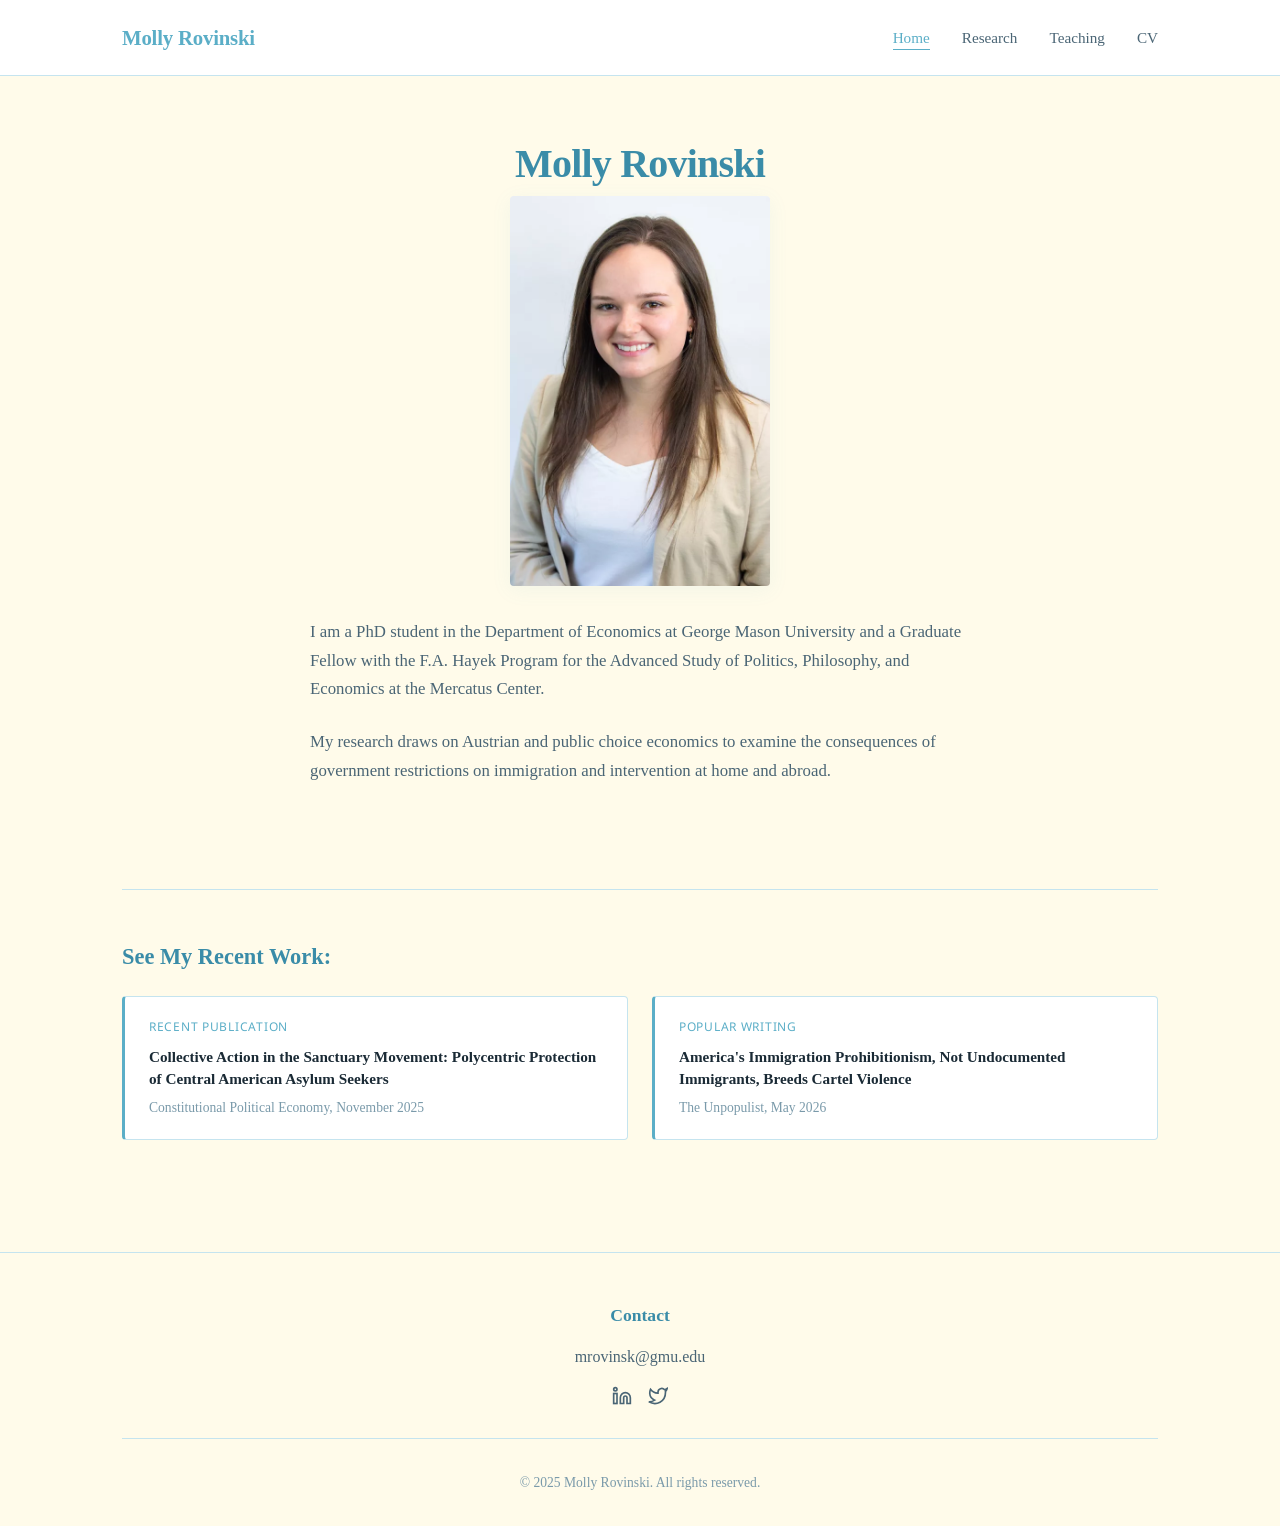
<file: index.html>
<!DOCTYPE html>
<html lang="en">
<head>
    <meta charset="UTF-8">
    <meta name="viewport" content="width=device-width, initial-scale=1.0">
    <title>Molly Rovinski</title>
    <link rel="stylesheet" href="styles.css">
    <link rel="stylesheet" href="research.css">
    <link rel="preconnect" href="https://fonts.googleapis.com">
    <link rel="preconnect" href="https://fonts.gstatic.com" crossorigin>
    <link href="https://fonts.googleapis.com/css2?family=Noto+Sans:wght@400;500;600;700&family=STIX+Two+Text:wght@400;500;600;700&display=swap" rel="stylesheet">
</head>
<body class="font-palatino">
    <nav class="nav-container">
        <div class="nav-content">
            <a href="index.html" class="logo">Molly Rovinski</a>
            <ul class="nav-links">
                <li><a href="index.html" class="active">Home</a></li>
                <li><a href="research.html">Research</a></li>
                <li><a href="teaching.html">Teaching</a></li>
                <li><a href="cv.html">CV</a></li>
            </ul>
        </div>
    </nav>

    <main class="main-container">
        <section class="hero-section">
            <div class="hero-content">
                <h1 class="hero-title">Molly Rovinski</h1>
                <div class="hero-image">
                    <div class="image-frame">
                        <img src="rovinski_molly.png" alt="Molly Rovinski">
                    </div>
                </div>
                <div class="hero-text">
                    <p class="hero-description">
                        I am a PhD student in the Department of Economics at George Mason University
                        and a Graduate Fellow with the F.A. Hayek Program for the Advanced Study of
                        Politics, Philosophy, and Economics at the Mercatus Center.
                    </p>
                    <p class="hero-description">
                        My research draws on Austrian and public choice economics to examine the
                        consequences of government restrictions on immigration and intervention
                        at home and abroad.
                    </p>

                </div>
            </div>
        </section>

        <section class="recent-work-section">
            <h2 class="home-section-heading">See My Recent Work:</h2>
            <div class="recent-work-grid" id="recent-work-grid">
                <p style="color: var(--text-light);">Loading&hellip;</p>
            </div>
        </section>

        <section class="upcoming-conf-section" id="upcoming-conf-section" style="display:none;">
            <h2 class="home-section-heading">Upcoming Conferences:</h2>
            <div class="upcoming-conf-list" id="upcoming-conf-list"></div>
        </section>
    </main>

    <footer class="footer">
        <div class="footer-content">
            <div class="footer-contact">
                <h3>Contact</h3>
                <p class="footer-email"><a href="mailto:mrovinsk@gmu.edu">mrovinsk@gmu.edu</a></p>
                <div class="footer-social">
                    <a href="https://www.linkedin.com/in/molly-rovinski-46559b196/" target="_blank" aria-label="LinkedIn">
                        <svg width="20" height="20" viewBox="0 0 24 24" fill="none" stroke="currentColor" stroke-width="2">
                            <path d="M16 8a6 6 0 0 1 6 6v7h-4v-7a2 2 0 0 0-2-2 2 2 0 0 0-2 2v7h-4v-7a6 6 0 0 1 6-6z"></path>
                            <rect x="2" y="9" width="4" height="12"></rect>
                            <circle cx="4" cy="4" r="2"></circle>
                        </svg>
                    </a>
                    <a href="https://x.com/molly_rovinski" target="_blank" aria-label="Twitter/X">
                        <svg width="20" height="20" viewBox="0 0 24 24" fill="none" stroke="currentColor" stroke-width="2">
                            <path d="M23 3a10.9 10.9 0 0 1-3.14 1.53 4.48 4.48 0 0 0-7.86 3v1A10.66 10.66 0 0 1 3 4s-4 9 5 13a11.64 11.64 0 0 1-7 2c9 5 20 0 20-11.5a4.5 4.5 0 0 0-.08-.83A7.72 7.72 0 0 0 23 3z"></path>
                        </svg>
                    </a>
                </div>
            </div>
            <p class="footer-copyright">&copy; 2025 Molly Rovinski. All rights reserved.</p>
        </div>
    </footer>

    <script>
    function formatDate(dateStr) {
        if (!dateStr) return '';
        if (/^\d{4}-\d{2}$/.test(dateStr)) {
            const [year, month] = dateStr.split('-');
            return new Date(parseInt(year), parseInt(month) - 1, 1)
                .toLocaleDateString('en-US', { month: 'long', year: 'numeric' });
        }
        return dateStr;
    }

    function toggleConfDetails(id, btn) {
        const panel = document.getElementById(id);
        const isHidden = panel.style.display === 'none';
        panel.style.display = isHidden ? 'block' : 'none';
        btn.textContent = isHidden ? 'Less info' : 'More info';
    }

    fetch('research-data.json')
        .then(r => r.json())
        .then(data => {
            const today = new Date();
            today.setHours(0, 0, 0, 0);

            // Recent work section
            const recentWorkGrid = document.getElementById('recent-work-grid');
            let recentHtml = '';

            const recentArticle = data.journalArticles && data.journalArticles.length > 0
                ? data.journalArticles[0] : null;
            const recentPopular = data.popularArticles && data.popularArticles.length > 0
                ? data.popularArticles[0] : null;

            if (recentArticle) {
                recentHtml += `
                    <div class="recent-work-card">
                        <div class="card-type">Recent Publication</div>
                        <h3>${recentArticle.url
                            ? `<a href="${recentArticle.url}" target="_blank">${recentArticle.title}</a>`
                            : recentArticle.title}</h3>
                        <p class="card-meta">${[recentArticle.venue, formatDate(recentArticle.date)].filter(Boolean).join(', ')}</p>
                    </div>
                `;
            }

            if (recentPopular) {
                recentHtml += `
                    <div class="recent-work-card">
                        <div class="card-type">Popular Writing</div>
                        <h3>${recentPopular.url
                            ? `<a href="${recentPopular.url}" target="_blank">${recentPopular.title}</a>`
                            : recentPopular.title}</h3>
                        <p class="card-meta">${[recentPopular.venue, formatDate(recentPopular.date)].filter(Boolean).join(', ')}</p>
                    </div>
                `;
            }

            recentWorkGrid.innerHTML = recentHtml || '<p style="color: var(--text-light);">No recent work to display yet.</p>';

            // Upcoming conferences inline section
            const upcoming = (data.conferences || [])
                .filter(c => c.endDate && new Date(c.endDate) >= today)
                .sort((a, b) => new Date(a.endDate) - new Date(b.endDate));

            if (upcoming.length > 0) {
                const confSection = document.getElementById('upcoming-conf-section');
                const confList = document.getElementById('upcoming-conf-list');
                let confHtml = '';
                upcoming.forEach((c, idx) => {
                    const hasPresentations = c.presentations && c.presentations.length > 0;
                    let presHtml = '';
                    if (hasPresentations) {
                        c.presentations.forEach(p => {
                            presHtml += `
                                <div class="conf-pres-item">
                                    <div class="conf-pres-title">${p.title || ''}${p.coauthors ? ` <span class="conf-pres-coauthors">${p.coauthors}</span>` : ''}</div>
                                    ${p.session ? `<div class="conf-pres-session">${p.session}</div>` : ''}
                                    ${(p.sessionDate || p.sessionTime) ? `<div class="conf-pres-time">${[p.sessionDate, p.sessionTime].filter(Boolean).join(', ')}</div>` : ''}
                                </div>
                            `;
                        });
                    }
                    confHtml += `
                        <div class="upcoming-conf-item">
                            <span class="upcoming-conf-date">${c.date || ''}</span>
                            <div class="upcoming-conf-details">
                                <div class="upcoming-conf-name">${c.name}</div>
                                ${c.location ? `<div class="upcoming-conf-location">${c.location}</div>` : ''}
                                ${hasPresentations ? `
                                    <button class="conf-more-btn" onclick="toggleConfDetails('conf-details-${idx}', this)">More info</button>
                                    <div class="conf-details-panel" id="conf-details-${idx}" style="display:none;">
                                        ${presHtml}
                                    </div>
                                ` : ''}
                            </div>
                        </div>
                    `;
                });
                confList.innerHTML = confHtml;
                confSection.style.display = '';
            }
        });
    </script>
</body>
</html>
</file>
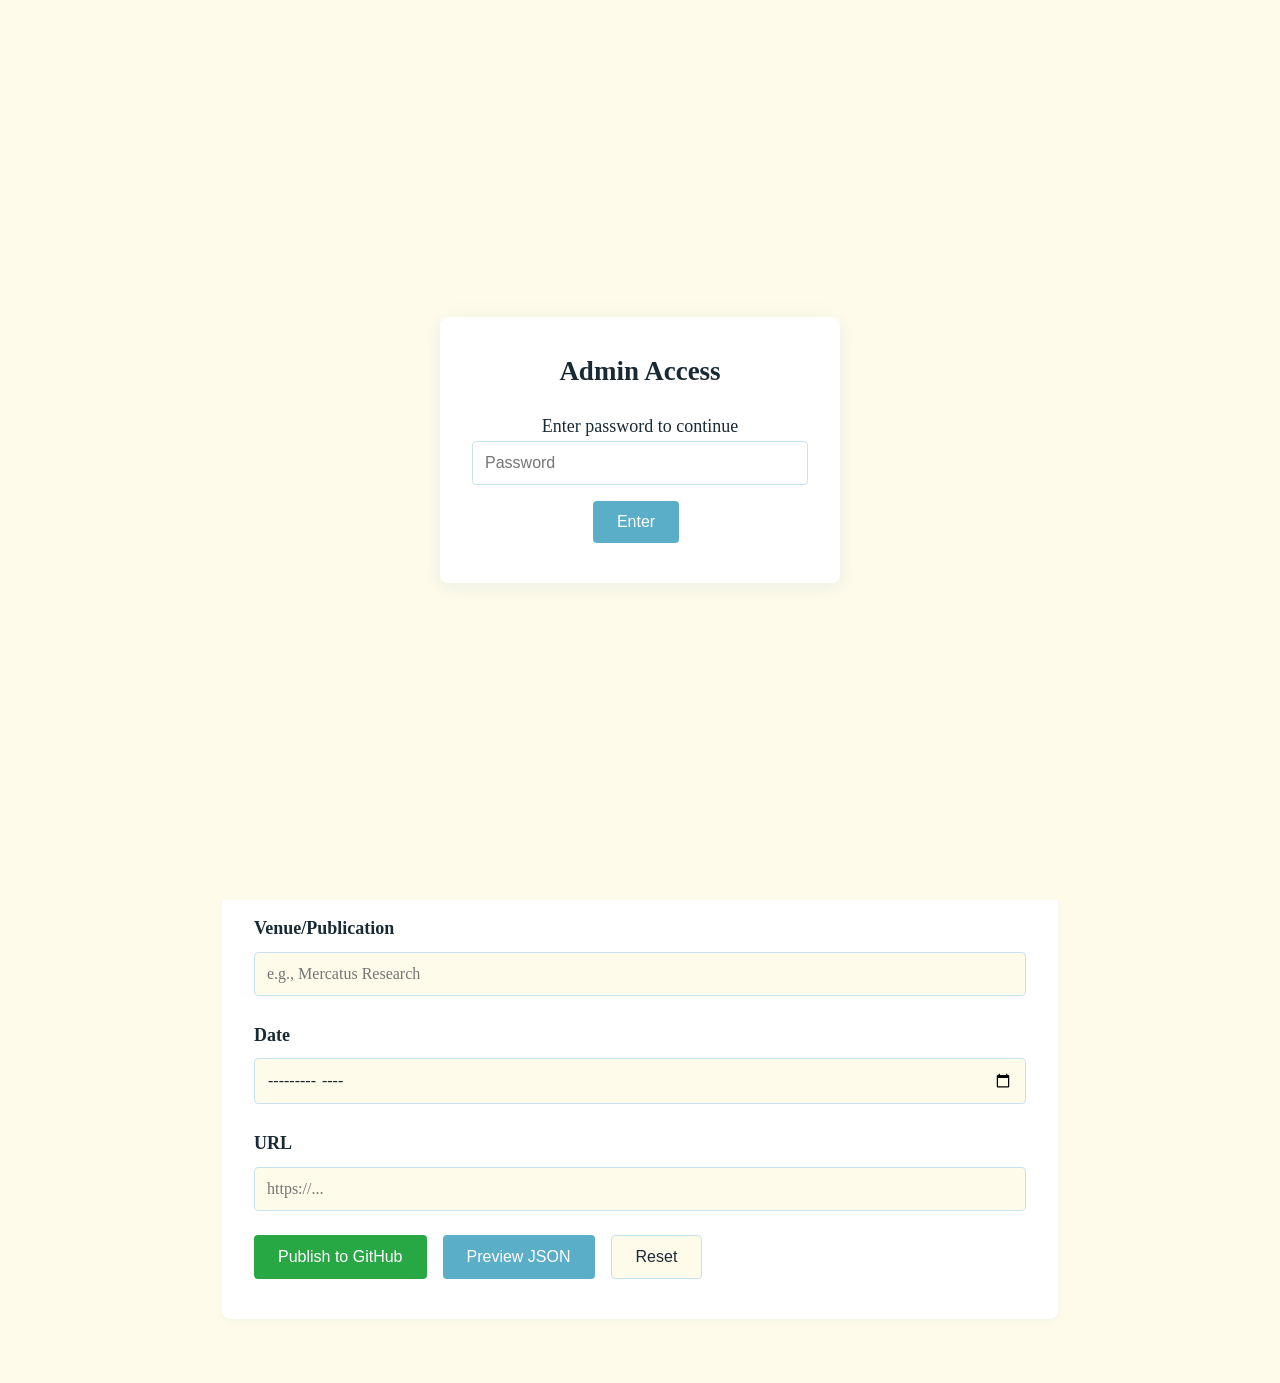
<file: admin.html>
<!DOCTYPE html>
<html lang="en">
<head>
    <meta charset="UTF-8">
    <link rel="icon" type="image/svg+xml" href="images/samosa-cursor.svg">
    <meta name="viewport" content="width=device-width, initial-scale=1.0">
    <title>Admin - Molly Rovinski</title>
    <link rel="stylesheet" href="styles.css">
    <link rel="preconnect" href="https://fonts.googleapis.com">
    <link rel="preconnect" href="https://fonts.gstatic.com" crossorigin>
    <link href="https://fonts.googleapis.com/css2?family=Crimson+Pro:wght@400;600;700&family=DM+Sans:wght@400;500;700&display=swap" rel="stylesheet">
    <style>
        .admin-container {
            max-width: 900px;
            margin: 2rem auto;
            padding: 2rem;
        }

        .admin-form {
            background: var(--bg-white);
            padding: 2rem;
            border-radius: 8px;
            box-shadow: 0 2px 8px var(--shadow-subtle);
        }

        .form-group {
            margin-bottom: 1.5rem;
        }

        .form-group label {
            display: block;
            font-weight: 600;
            margin-bottom: 0.5rem;
            color: var(--text-dark);
        }

        .form-group input,
        .form-group textarea,
        .form-group select {
            width: 100%;
            padding: 0.75rem;
            border: 1px solid var(--border-color);
            border-radius: 4px;
            font-size: 1rem;
            font-family: inherit;
            background: var(--bg-cream);
            color: var(--text-dark);
            box-sizing: border-box;
        }

        .form-group input:focus,
        .form-group textarea:focus,
        .form-group select:focus {
            outline: none;
            border-color: var(--primary-color);
        }

        .form-group textarea {
            min-height: 100px;
            resize: vertical;
        }

        .form-group small {
            display: block;
            margin-top: 0.25rem;
            color: var(--text-light);
            font-size: 0.85rem;
        }

        .hidden {
            display: none !important;
        }

        .btn {
            padding: 0.75rem 1.5rem;
            border: none;
            border-radius: 4px;
            font-size: 1rem;
            cursor: pointer;
            transition: all 0.3s ease;
            margin-right: 0.5rem;
            margin-bottom: 0.5rem;
        }

        .btn-small {
            padding: 0.4rem 0.8rem;
            font-size: 0.85rem;
        }

        .btn-primary {
            background: var(--primary-color);
            color: var(--bg-white);
        }

        .btn-primary:hover {
            background: var(--primary-dark);
        }

        .btn-primary:disabled {
            background: var(--text-light);
            cursor: not-allowed;
        }

        .btn-secondary {
            background: var(--bg-cream);
            color: var(--text-dark);
            border: 1px solid var(--border-color);
        }

        .btn-secondary:hover {
            border-color: var(--primary-color);
        }

        .btn-success {
            background: #28a745;
            color: white;
        }

        .btn-success:hover {
            background: #218838;
        }

        .btn-danger {
            background: #dc3545;
            color: white;
        }

        .btn-danger:hover {
            background: #c82333;
        }

        .btn-warning {
            background: #ffc107;
            color: #212529;
        }

        .btn-warning:hover {
            background: #e0a800;
        }

        .output-section {
            margin-top: 2rem;
            padding: 1.5rem;
            background: var(--bg-cream);
            border-radius: 8px;
            border: 1px solid var(--border-color);
        }

        .output-section h3 {
            margin-top: 0;
            margin-bottom: 1rem;
        }

        .json-output {
            background: #1e1e1e;
            color: #d4d4d4;
            padding: 1rem;
            border-radius: 4px;
            font-family: 'Monaco', 'Menlo', monospace;
            font-size: 0.85rem;
            overflow-x: auto;
            white-space: pre-wrap;
            word-break: break-all;
            max-height: 300px;
        }

        .success-message {
            background: #d4edda;
            color: #155724;
            padding: 1rem;
            border-radius: 4px;
            margin-bottom: 1rem;
        }

        .error-message {
            background: #f8d7da;
            color: #721c24;
            padding: 1rem;
            border-radius: 4px;
            margin-bottom: 1rem;
        }

        .info-message {
            background: #cce5ff;
            color: #004085;
            padding: 1rem;
            border-radius: 4px;
            margin-bottom: 1rem;
        }

        .warning-message {
            background: #fff3cd;
            color: #856404;
            padding: 1rem;
            border-radius: 4px;
            margin-bottom: 1rem;
        }

        .btn-group {
            display: flex;
            flex-wrap: wrap;
            gap: 0.5rem;
            margin-top: 1rem;
        }

        .page-title {
            text-align: center;
            margin-bottom: 2rem;
        }

        .page-title h1 {
            color: var(--text-dark);
            margin-bottom: 0.5rem;
        }

        .page-title p {
            color: var(--text-medium);
        }

        /* Password protection overlay */
        .password-overlay {
            position: fixed;
            top: 0;
            left: 0;
            right: 0;
            bottom: 0;
            background: var(--bg-cream);
            display: flex;
            align-items: center;
            justify-content: center;
            z-index: 1000;
        }

        .password-box {
            background: var(--bg-white);
            padding: 2rem;
            border-radius: 8px;
            box-shadow: 0 4px 20px var(--shadow-medium);
            text-align: center;
            max-width: 400px;
            width: 90%;
        }

        .password-box h2 {
            margin-bottom: 1rem;
            color: var(--text-dark);
        }

        .password-box input {
            width: 100%;
            padding: 0.75rem;
            border: 1px solid var(--border-color);
            border-radius: 4px;
            font-size: 1rem;
            margin-bottom: 1rem;
            box-sizing: border-box;
        }

        .password-error {
            color: #dc3545;
            margin-bottom: 1rem;
            display: none;
        }

        /* GitHub settings section */
        .settings-section {
            background: var(--bg-white);
            padding: 1.5rem;
            border-radius: 8px;
            margin-bottom: 2rem;
            border: 1px solid var(--border-color);
        }

        .settings-section h3 {
            margin-top: 0;
            margin-bottom: 1rem;
            display: flex;
            align-items: center;
            gap: 0.5rem;
        }

        .settings-section .status-badge {
            font-size: 0.75rem;
            padding: 0.25rem 0.5rem;
            border-radius: 4px;
            font-weight: normal;
        }

        .status-connected {
            background: #d4edda;
            color: #155724;
        }

        .status-disconnected {
            background: #f8d7da;
            color: #721c24;
        }

        .token-input-group {
            display: flex;
            gap: 0.5rem;
        }

        .token-input-group input {
            flex: 1;
        }

        .loading-spinner {
            display: inline-block;
            width: 16px;
            height: 16px;
            border: 2px solid #f3f3f3;
            border-top: 2px solid var(--primary-color);
            border-radius: 50%;
            animation: spin 1s linear infinite;
            margin-right: 0.5rem;
        }

        @keyframes spin {
            0% { transform: rotate(0deg); }
            100% { transform: rotate(360deg); }
        }

        /* Tabs */
        .tabs {
            display: flex;
            border-bottom: 2px solid var(--border-color);
            margin-bottom: 2rem;
        }

        .tab {
            padding: 1rem 2rem;
            cursor: pointer;
            border: none;
            background: none;
            font-size: 1rem;
            color: var(--text-medium);
            border-bottom: 2px solid transparent;
            margin-bottom: -2px;
            transition: all 0.3s ease;
        }

        .tab:hover {
            color: var(--primary-color);
        }

        .tab.active {
            color: var(--primary-color);
            border-bottom-color: var(--primary-color);
            font-weight: 600;
        }

        .tab-content {
            display: none;
        }

        .tab-content.active {
            display: block;
        }

        /* Entries list */
        .entries-section {
            margin-bottom: 2rem;
        }

        .entries-section h3 {
            margin-bottom: 1rem;
            color: var(--text-dark);
            display: flex;
            align-items: center;
            gap: 0.5rem;
        }

        .entries-section h3 .count {
            font-size: 0.85rem;
            font-weight: normal;
            color: var(--text-light);
        }

        .entry-card {
            background: var(--bg-white);
            border: 1px solid var(--border-color);
            border-radius: 8px;
            padding: 1rem 1.5rem;
            margin-bottom: 1rem;
            display: flex;
            justify-content: space-between;
            align-items: flex-start;
            gap: 1rem;
        }

        .entry-card:hover {
            border-color: var(--primary-color);
        }

        .entry-info {
            flex: 1;
        }

        .entry-title {
            font-weight: 600;
            color: var(--text-dark);
            margin-bottom: 0.25rem;
        }

        .entry-meta {
            font-size: 0.85rem;
            color: var(--text-light);
        }

        .entry-actions {
            display: flex;
            gap: 0.5rem;
            flex-shrink: 0;
        }

        /* Edit mode indicator */
        .edit-mode-banner {
            background: #fff3cd;
            color: #856404;
            padding: 1rem;
            border-radius: 8px;
            margin-bottom: 1rem;
            display: flex;
            justify-content: space-between;
            align-items: center;
        }

        .edit-mode-banner span {
            font-weight: 600;
        }

        /* Confirm dialog */
        .confirm-overlay {
            position: fixed;
            top: 0;
            left: 0;
            right: 0;
            bottom: 0;
            background: rgba(0, 0, 0, 0.5);
            display: flex;
            align-items: center;
            justify-content: center;
            z-index: 1001;
        }

        .confirm-dialog {
            background: var(--bg-white);
            padding: 2rem;
            border-radius: 8px;
            max-width: 400px;
            width: 90%;
            text-align: center;
        }

        .confirm-dialog h3 {
            margin-top: 0;
            color: var(--text-dark);
        }

        .confirm-dialog p {
            color: var(--text-medium);
            margin-bottom: 1.5rem;
        }

        .confirm-dialog .btn-group {
            justify-content: center;
        }

        /* Category filter */
        .filter-bar {
            display: flex;
            gap: 1rem;
            margin-bottom: 1.5rem;
            flex-wrap: wrap;
            align-items: center;
        }

        .filter-bar label {
            font-weight: 600;
            color: var(--text-dark);
        }

        .filter-bar select {
            padding: 0.5rem 1rem;
            border: 1px solid var(--border-color);
            border-radius: 4px;
            background: var(--bg-cream);
            color: var(--text-dark);
        }

        /* Presentation cards */
        .presentations-header {
            display: flex;
            justify-content: space-between;
            align-items: center;
            margin-bottom: 1rem;
        }

        .presentations-header label {
            font-weight: 600;
            color: var(--text-dark);
            font-size: 1rem;
        }

        .presentation-card {
            background: var(--bg-cream);
            border: 1px solid var(--border-color);
            border-radius: 8px;
            padding: 1.25rem;
            margin-bottom: 1rem;
        }

        .presentation-card-header {
            display: flex;
            justify-content: space-between;
            align-items: center;
            margin-bottom: 1rem;
            padding-bottom: 0.75rem;
            border-bottom: 1px solid var(--border-color);
        }

        .presentation-card-header strong {
            color: var(--text-dark);
        }

        .presentation-card .form-group {
            margin-bottom: 1rem;
        }

        .session-row {
            display: grid;
            grid-template-columns: 1fr 1fr;
            gap: 1rem;
        }
    </style>
</head>
<body data-theme="light" class="font-palatino">
    <!-- Password Protection -->
    <div id="password-overlay" class="password-overlay">
        <div class="password-box">
            <h2>Admin Access</h2>
            <p>Enter password to continue</p>
            <p id="password-error" class="password-error">Incorrect password</p>
            <input type="password" id="admin-password" placeholder="Password" onkeypress="if(event.key==='Enter')checkPassword()">
            <button class="btn btn-primary" onclick="checkPassword()">Enter</button>
        </div>
    </div>

    <!-- Confirm Dialog -->
    <div id="confirm-overlay" class="confirm-overlay hidden">
        <div class="confirm-dialog">
            <h3>Confirm Delete</h3>
            <p id="confirm-message">Are you sure you want to delete this entry?</p>
            <div class="btn-group">
                <button class="btn btn-danger" onclick="confirmDelete()">Delete</button>
                <button class="btn btn-secondary" onclick="cancelDelete()">Cancel</button>
            </div>
        </div>
    </div>

    <main class="admin-container">
        <div class="page-title">
            <h1>Research Management</h1>
            <p>Add, edit, or delete research entries</p>
        </div>

        <!-- GitHub Settings -->
        <div class="settings-section">
            <h3>
                GitHub Integration
                <span id="github-status" class="status-badge status-disconnected">Not Connected</span>
            </h3>
            <p style="margin-bottom: 1rem; color: var(--text-medium); font-size: 0.9rem;">
                Connect your GitHub account to automatically publish changes to your repository.
                <a href="https://github.com/settings/tokens/new?scopes=repo&description=Research%20Admin%20Page" target="_blank">Create a token here</a> (select "repo" scope).
            </p>
            <div class="token-input-group">
                <input type="password" id="github-token" placeholder="Enter your GitHub Personal Access Token">
                <button class="btn btn-secondary" onclick="saveGitHubToken()">Save</button>
                <button class="btn btn-secondary" onclick="clearGitHubToken()">Clear</button>
            </div>
        </div>

        <!-- Tabs -->
        <div class="tabs">
            <button class="tab active" id="btn-add" onclick="switchTab('add')">Add New Entry</button>
            <button class="tab" id="btn-manage" onclick="switchTab('manage')">Manage Entries</button>
            <button class="tab" id="btn-teaching" onclick="switchTab('teaching')">Teaching</button>
        </div>

        <!-- Add/Edit Tab -->
        <div id="tab-add" class="tab-content active">
            <div id="edit-mode-banner" class="edit-mode-banner hidden">
                <span>Editing: <span id="edit-title"></span></span>
                <button class="btn btn-secondary btn-small" onclick="cancelEdit()">Cancel Edit</button>
            </div>

            <form class="admin-form" id="research-form" onsubmit="handleSubmit(event)">
                <input type="hidden" id="edit-type" value="">
                <input type="hidden" id="edit-index" value="">

                <div class="form-group">
                    <label for="entry-type">Entry Type *</label>
                    <select id="entry-type" required onchange="updateFormFields()">
                        <option value="">Select type...</option>
                        <option value="journalArticles">Peer-Reviewed Journal Article</option>
                        <option value="policyPapers">Policy Paper</option>
                        <option value="bookReviews">Book Review</option>
                        <option value="workingPapers">Working Paper</option>
                        <option value="worksInProgress">Work in Progress</option>
                        <option value="popularArticles">Popular Writing</option>
                        <option value="conferences">Conference</option>
                    </select>
                </div>

                <div class="form-group">
                    <label for="title">Title *</label>
                    <input type="text" id="title" required placeholder="Enter the title">
                    <small>For book reviews, you can use &lt;em&gt; tags for italics</small>
                </div>

                <div class="form-group" id="authors-group">
                    <label for="authors">Authors</label>
                    <input type="text" id="authors" placeholder="e.g., with John Smith">
                    <small>Include "with" if co-authored</small>
                </div>

                <div class="form-group" id="venue-group">
                    <label for="venue">Venue/Publication</label>
                    <input type="text" id="venue" placeholder="e.g., Mercatus Research">
                </div>

                <div class="form-group" id="date-group">
                    <label for="date">Date</label>
                    <input type="month" id="date">
                </div>

                <div class="form-group hidden" id="end-date-group">
                    <label for="end-date">End Date *</label>
                    <input type="date" id="end-date">
                    <small>Last day of the conference — determines "upcoming" vs "previously at" automatically</small>
                </div>

                <div class="form-group hidden" id="role-group">
                    <label for="role">Role (optional)</label>
                    <input type="text" id="role" placeholder="e.g., Presenter, Discussant, Chair">
                </div>

                <div class="form-group" id="url-group">
                    <label for="url">URL</label>
                    <input type="url" id="url" placeholder="https://...">
                </div>

                <div class="form-group hidden" id="pdf-group">
                    <label for="pdfUrl">PDF URL</label>
                    <input type="url" id="pdfUrl" placeholder="https://...">
                </div>

                <div class="form-group hidden" id="abstract-group">
                    <label for="abstract">Abstract</label>
                    <textarea id="abstract" placeholder="Enter the abstract..."></textarea>
                </div>

                <div class="form-group hidden" id="note-group">
                    <label for="note">Note</label>
                    <input type="text" id="note" placeholder="e.g., Presented at SEA Meetings 2025">
                    <small>For works in progress or additional context</small>
                </div>

                <div class="form-group hidden" id="note-link-group">
                    <label for="note-link-text">Note Link Text (optional)</label>
                    <input type="text" id="note-link-text" placeholder="e.g., profile on B.R. Shenoy">
                    <label for="note-link-url" style="margin-top: 0.5rem;">Note Link URL</label>
                    <input type="url" id="note-link-url" placeholder="https://...">
                    <small>If your note contains a link, specify the text and URL</small>
                </div>

                <div id="presentations-section" class="hidden">
                    <div class="presentations-header">
                        <label>Presentations</label>
                        <button type="button" class="btn btn-secondary btn-small" onclick="addPresentation()">+ Add Presentation</button>
                    </div>
                    <div id="presentations-container"></div>
                </div>

                <div id="form-message"></div>

                <div class="btn-group">
                    <button type="submit" class="btn btn-success" id="publish-btn">
                        Publish to GitHub
                    </button>
                    <button type="button" class="btn btn-primary" onclick="generateJSON()">Preview JSON</button>
                    <button type="button" class="btn btn-secondary" onclick="resetForm()">Reset</button>
                </div>
            </form>

            <div id="output-section" class="output-section hidden">
                <h3>Generated Entry</h3>
                <div id="success-message" class="success-message hidden"></div>
                <pre id="json-output" class="json-output"></pre>
                <div class="btn-group">
                    <button class="btn btn-primary" onclick="copyJSON()">Copy JSON Snippet</button>
                    <button class="btn btn-secondary" onclick="downloadUpdatedFile()">Download Updated research-data.json</button>
                </div>
            </div>
        </div>

        <!-- Manage Tab -->
        <div id="tab-manage" class="tab-content">
            <div class="filter-bar">
                <label for="category-filter">Filter by category:</label>
                <select id="category-filter" onchange="renderEntries()">
                    <option value="all">All Categories</option>
                    <option value="journalArticles">Peer-Reviewed Journal Articles</option>
                    <option value="policyPapers">Policy Papers</option>
                    <option value="bookReviews">Book Reviews</option>
                    <option value="workingPapers">Working Papers</option>
                    <option value="worksInProgress">Works in Progress</option>
                    <option value="popularArticles">Popular Writing</option>
                    <option value="conferences">Conferences</option>
                </select>
            </div>

            <div id="entries-container">
                <p style="color: var(--text-medium);">Loading entries...</p>
            </div>
        </div>

        <!-- Teaching Tab -->
        <div id="tab-teaching" class="tab-content">
            <div id="teaching-edit-banner" class="edit-mode-banner hidden">
                <span>Editing: <span id="teaching-edit-title"></span></span>
                <button class="btn btn-secondary btn-small" onclick="cancelTeachingEdit()">Cancel Edit</button>
            </div>

            <form class="admin-form" id="teaching-form" onsubmit="handleTeachingSubmit(event)">
                <div class="form-group">
                    <label for="teaching-course">Course *</label>
                    <input type="text" id="teaching-course" required placeholder="e.g., ECON 380: Economies in Transition">
                </div>
                <div class="form-group">
                    <label for="teaching-institution">Institution *</label>
                    <input type="text" id="teaching-institution" required placeholder="e.g., George Mason University">
                </div>
                <div class="form-group">
                    <label for="teaching-role">Role</label>
                    <input type="text" id="teaching-role" placeholder="e.g., TA to John Smith">
                </div>
                <div class="form-group">
                    <label for="teaching-dates">Term(s)</label>
                    <input type="text" id="teaching-dates" placeholder="e.g., Fall 2025, Spring 2026">
                </div>
                <div id="teaching-form-message"></div>
                <div class="btn-group">
                    <button type="submit" class="btn btn-success" id="teaching-publish-btn" disabled>Publish to GitHub</button>
                    <button type="button" class="btn btn-secondary" onclick="resetTeachingForm()">Reset</button>
                </div>
            </form>

            <div style="margin-top: 2rem;">
                <h3 style="margin-bottom: 1rem; color: var(--text-dark);">Current Teaching Entries <span id="teaching-count" class="count"></span></h3>
                <div id="teaching-entries-container">
                    <p style="color: var(--text-medium);">Loading&hellip;</p>
                </div>
            </div>
        </div>
    </main>

    <script>
    // UTF-8 safe base64 decode (atob alone mangles curly quotes and other non-ASCII)
    function decodeBase64UTF8(base64) {
        const binStr = atob(base64);
        const bytes = new Uint8Array(binStr.length);
        for (let i = 0; i < binStr.length; i++) {
            bytes[i] = binStr.charCodeAt(i);
        }
        return new TextDecoder('utf-8').decode(bytes);
    }

    // Configuration
    const GITHUB_REPO = 'mollyrovinski/mollyrovinski.github.io';
    const GITHUB_BRANCH = 'main';
    const FILE_PATH = 'research-data.json';
    const ADMIN_PASSWORD = 'molly2025';

    const CATEGORY_LABELS = {
        journalArticles: 'Peer-Reviewed Journal Articles',
        policyPapers: 'Policy Papers',
        bookReviews: 'Book Reviews',
        workingPapers: 'Working Papers',
        worksInProgress: 'Works in Progress',
        popularArticles: 'Popular Writing',
        conferences: 'Conferences'
    };

    let researchData = null;
    let generatedEntry = null;
    let fileSha = null;
    let editMode = false;
    let editOriginalTitle = null;
    let deleteTarget = null;

    // Password Protection
    function checkPassword() {
        const input = document.getElementById('admin-password').value;
        if (input === ADMIN_PASSWORD) {
            document.getElementById('password-overlay').style.display = 'none';
            localStorage.setItem('adminAuth', 'true');
            initializeApp();
        } else {
            document.getElementById('password-error').style.display = 'block';
        }
    }

    if (localStorage.getItem('adminAuth') === 'true') {
        document.getElementById('password-overlay').style.display = 'none';
        initializeApp();
    }

    function initializeApp() {
        loadResearchData();
        checkGitHubConnection();
    }

    // Tab switching
    function switchTab(tab) {
        document.querySelectorAll('.tab').forEach(t => t.classList.remove('active'));
        document.querySelectorAll('.tab-content').forEach(c => c.classList.remove('active'));
        document.getElementById('btn-' + tab).classList.add('active');
        document.getElementById('tab-' + tab).classList.add('active');
        if (tab === 'manage') renderEntries();
        if (tab === 'teaching') renderTeachingEntries();
    }

    // GitHub Token Management
    function saveGitHubToken() {
        const token = document.getElementById('github-token').value.trim();
        if (token) {
            localStorage.setItem('githubToken', token);
            document.getElementById('github-token').value = '';
            checkGitHubConnection();
        }
    }

    function clearGitHubToken() {
        localStorage.removeItem('githubToken');
        updateGitHubStatus(false);
    }

    function getGitHubToken() {
        return localStorage.getItem('githubToken');
    }

    async function checkGitHubConnection() {
        const token = getGitHubToken();
        if (!token) {
            updateGitHubStatus(false);
            return;
        }

        try {
            const response = await fetch('https://api.github.com/user', {
                headers: {
                    'Authorization': `token ${token}`,
                    'Accept': 'application/vnd.github.v3+json'
                }
            });

            if (response.ok) {
                const user = await response.json();
                updateGitHubStatus(true, user.login);
            } else {
                updateGitHubStatus(false);
            }
        } catch (error) {
            console.error('GitHub connection error:', error);
            updateGitHubStatus(false);
        }
    }

    function updateGitHubStatus(connected, username = '') {
        const statusBadge = document.getElementById('github-status');
        const publishBtn = document.getElementById('publish-btn');
        const teachingPublishBtn = document.getElementById('teaching-publish-btn');

        if (connected) {
            statusBadge.textContent = `Connected as ${username}`;
            statusBadge.className = 'status-badge status-connected';
            publishBtn.disabled = false;
            if (teachingPublishBtn) teachingPublishBtn.disabled = false;
        } else {
            statusBadge.textContent = 'Not Connected';
            statusBadge.className = 'status-badge status-disconnected';
            publishBtn.disabled = true;
            if (teachingPublishBtn) teachingPublishBtn.disabled = true;
        }
    }

    // Load research data
    async function loadResearchData() {
        try {
            const response = await fetch('research-data.json');
            researchData = await response.json();
            renderEntries();
        } catch (error) {
            console.error('Error loading research data:', error);
        }
    }

    // Render entries list
    function renderEntries() {
        const container = document.getElementById('entries-container');
        const filter = document.getElementById('category-filter').value;

        if (!researchData) {
            container.innerHTML = '<p style="color: var(--text-medium);">Loading entries...</p>';
            return;
        }

        let html = '';
        const categories = filter === 'all'
            ? Object.keys(CATEGORY_LABELS)
            : [filter];

        categories.forEach(category => {
            const entries = researchData[category] || [];
            if (entries.length === 0) return;

            const isConference = category === 'conferences';
            html += `
                <div class="entries-section">
                    <h3>${CATEGORY_LABELS[category]} <span class="count">(${entries.length})</span></h3>
                    ${entries.map((entry, index) => {
                        const displayTitle = isConference
                            ? (entry.name || '')
                            : (entry.title || '').replace(/<[^>]*>/g, '');
                        const displayMeta = isConference
                            ? `${entry.location || ''}${(entry.date || entry.dates) ? ' | ' + (entry.date || entry.dates) : ''}${entry.presentations ? ' | ' + entry.presentations.length + ' presentation(s)' : ''}`
                            : `${entry.authors ? entry.authors + ' | ' : ''}${entry.venue || ''}${entry.date ? ' | ' + entry.date : ''}`;
                        return `
                            <div class="entry-card">
                                <div class="entry-info">
                                    <div class="entry-title">${displayTitle}</div>
                                    <div class="entry-meta">${displayMeta}</div>
                                </div>
                                <div class="entry-actions">
                                    <button class="btn btn-warning btn-small" onclick="editEntry('${category}', ${index})">Edit</button>
                                    <button class="btn btn-danger btn-small" onclick="promptDelete('${category}', ${index})">Delete</button>
                                </div>
                            </div>
                        `;
                    }).join('')}
                </div>
            `;
        });

        if (!html) {
            html = '<p style="color: var(--text-medium);">No entries found.</p>';
        }

        container.innerHTML = html;
    }

    // Edit entry
    function editEntry(type, index) {
        const entry = researchData[type][index];
        if (!entry) return;

        // Switch to add tab
        switchTab('add');

        // Set edit mode - store original title/name for matching in GitHub content
        editMode = true;
        editOriginalTitle = entry.title || entry.name;
        document.getElementById('edit-type').value = type;
        document.getElementById('edit-index').value = index;
        document.getElementById('edit-mode-banner').classList.remove('hidden');
        document.getElementById('edit-title').textContent = (entry.title || entry.name || '').replace(/<[^>]*>/g, '').substring(0, 50) + '...';
        document.getElementById('publish-btn').textContent = 'Update Entry';

        // Populate form
        document.getElementById('entry-type').value = type;
        updateFormFields();

        if (type === 'conferences') {
            document.getElementById('title').value = entry.name || '';
            document.getElementById('venue').value = entry.location || '';
            document.getElementById('date').value = entry.date || entry.dates || '';
            document.getElementById('end-date').value = entry.endDate || '';
            document.getElementById('role').value = entry.role || '';
            document.getElementById('presentations-container').innerHTML = '';
            const presentations = entry.presentations || [];
            if (presentations.length > 0) {
                presentations.forEach(p => addPresentation(p));
            } else {
                addPresentation();
            }
        } else {
            document.getElementById('title').value = entry.title || '';
            document.getElementById('authors').value = entry.authors || '';
            document.getElementById('venue').value = entry.venue || '';
            document.getElementById('date').value = entry.date || '';
            document.getElementById('url').value = entry.url || '';
            document.getElementById('pdfUrl').value = entry.pdfUrl || '';
            document.getElementById('abstract').value = entry.abstract || '';

            // Handle note field
            if (entry.note) {
                if (typeof entry.note === 'object') {
                    document.getElementById('note').value = entry.note.text || '';
                    document.getElementById('note-link-text').value = entry.note.link?.text || '';
                    document.getElementById('note-link-url').value = entry.note.link?.url || '';
                } else {
                    document.getElementById('note').value = entry.note;
                }
            }
        }

        // Scroll to form
        document.getElementById('research-form').scrollIntoView({ behavior: 'smooth' });
    }

    function cancelEdit() {
        editMode = false;
        editOriginalTitle = null;
        document.getElementById('edit-type').value = '';
        document.getElementById('edit-index').value = '';
        document.getElementById('edit-mode-banner').classList.add('hidden');
        document.getElementById('publish-btn').textContent = 'Publish to GitHub';
        resetForm();
    }

    // Delete entry
    function promptDelete(type, index) {
        const entry = researchData[type][index];
        if (!entry) return;

        // Store the title/name for matching in fresh GitHub content
        const deleteKey = type === 'conferences' ? entry.name : entry.title;
        deleteTarget = { type, title: deleteKey };
        document.getElementById('confirm-message').textContent =
            `Are you sure you want to delete "${(deleteKey || '').replace(/<[^>]*>/g, '').substring(0, 50)}..."?`;
        document.getElementById('confirm-overlay').classList.remove('hidden');
    }

    function cancelDelete() {
        deleteTarget = null;
        document.getElementById('confirm-overlay').classList.add('hidden');
    }

    async function confirmDelete() {
        if (!deleteTarget) return;

        const token = getGitHubToken();
        if (!token) {
            alert('Please connect your GitHub account first.');
            cancelDelete();
            return;
        }

        const { type, title } = deleteTarget;

        try {
            // Fetch current file from GitHub
            const fileResponse = await fetch(
                `https://api.github.com/repos/${GITHUB_REPO}/contents/${FILE_PATH}?ref=${GITHUB_BRANCH}`,
                {
                    headers: {
                        'Authorization': `token ${token}`,
                        'Accept': 'application/vnd.github.v3+json'
                    }
                }
            );

            if (!fileResponse.ok) {
                throw new Error('Failed to fetch current research data from GitHub');
            }

            const fileData = await fileResponse.json();
            fileSha = fileData.sha;

            // Parse and update content - find entry by title/name
            const currentContent = JSON.parse(decodeBase64UTF8(fileData.content));
            const entryIndex = type === 'conferences'
                ? currentContent[type]?.findIndex(e => e.name === title)
                : currentContent[type]?.findIndex(e => e.title === title);

            if (entryIndex === -1 || entryIndex === undefined) {
                throw new Error('Could not find the entry. It may have already been deleted. Please refresh the page.');
            }

            currentContent[type].splice(entryIndex, 1);

            // Commit updated file
            const updatedContent = btoa(unescape(encodeURIComponent(JSON.stringify(currentContent, null, 2))));

            const commitResponse = await fetch(
                `https://api.github.com/repos/${GITHUB_REPO}/contents/${FILE_PATH}`,
                {
                    method: 'PUT',
                    headers: {
                        'Authorization': `token ${token}`,
                        'Accept': 'application/vnd.github.v3+json',
                        'Content-Type': 'application/json'
                    },
                    body: JSON.stringify({
                        message: `Delete research entry: ${title.substring(0, 50)}`,
                        content: updatedContent,
                        sha: fileSha,
                        branch: GITHUB_BRANCH
                    })
                }
            );

            if (!commitResponse.ok) {
                const errorData = await commitResponse.json();
                throw new Error(errorData.message || 'Failed to commit to GitHub');
            }

            // Update local data and refresh
            researchData = currentContent;
            renderEntries();
            alert('Entry deleted successfully!');

        } catch (error) {
            console.error('Delete error:', error);
            alert(`Error: ${error.message}`);
        } finally {
            cancelDelete();
        }
    }

    // Form field management
    function updateFormFields() {
        const type = document.getElementById('entry-type').value;

        // Reset labels to defaults
        document.querySelector('label[for="title"]').textContent = 'Title *';
        document.getElementById('title').placeholder = 'Enter the title';
        document.querySelector('label[for="authors"]').textContent = 'Authors';
        document.getElementById('authors').placeholder = 'e.g., with John Smith';
        document.querySelector('label[for="venue"]').textContent = 'Venue/Publication';
        document.getElementById('venue').placeholder = 'e.g., Mercatus Research';
        document.querySelector('label[for="date"]').textContent = 'Date';
        document.getElementById('date').type = 'month';
        document.getElementById('date').placeholder = '';

        document.getElementById('pdf-group').classList.add('hidden');
        document.getElementById('abstract-group').classList.add('hidden');
        document.getElementById('note-group').classList.add('hidden');
        document.getElementById('note-link-group').classList.add('hidden');
        document.getElementById('presentations-section').classList.add('hidden');
        document.getElementById('role-group').classList.add('hidden');
        document.getElementById('end-date-group').classList.add('hidden');
        document.getElementById('authors-group').classList.remove('hidden');
        document.getElementById('venue-group').classList.remove('hidden');
        document.getElementById('date-group').classList.remove('hidden');
        document.getElementById('url-group').classList.remove('hidden');

        switch(type) {
            case 'journalArticles':
                document.querySelector('label[for="venue"]').textContent = 'Journal Name';
                document.getElementById('venue').placeholder = 'e.g., Constitutional Political Economy';
                document.querySelector('label[for="date"]').textContent = 'Date / Volume';
                document.getElementById('date').placeholder = 'e.g., November 2025';
                document.getElementById('abstract-group').classList.remove('hidden');
                break;
            case 'policyPapers':
                document.getElementById('pdf-group').classList.remove('hidden');
                document.getElementById('abstract-group').classList.remove('hidden');
                break;
            case 'bookReviews':
                break;
            case 'workingPapers':
                document.getElementById('abstract-group').classList.remove('hidden');
                document.getElementById('note-group').classList.remove('hidden');
                document.getElementById('note-link-group').classList.remove('hidden');
                document.getElementById('venue-group').classList.add('hidden');
                document.getElementById('date-group').classList.add('hidden');
                break;
            case 'worksInProgress':
                document.getElementById('note-group').classList.remove('hidden');
                document.getElementById('venue-group').classList.add('hidden');
                document.getElementById('date-group').classList.add('hidden');
                document.getElementById('url-group').classList.add('hidden');
                break;
            case 'popularArticles':
                break;
            case 'conferences':
                document.querySelector('label[for="title"]').textContent = 'Conference Name *';
                document.getElementById('title').placeholder = 'e.g., Southern Economic Association Annual Meetings';
                document.querySelector('label[for="venue"]').textContent = 'Location';
                document.getElementById('venue').placeholder = 'e.g., Washington, D.C.';
                document.querySelector('label[for="date"]').textContent = 'Conference Dates';
                document.getElementById('date').type = 'text';
                document.getElementById('date').placeholder = 'e.g., November 21–24, 2025';
                document.getElementById('authors-group').classList.add('hidden');
                document.getElementById('url-group').classList.add('hidden');
                document.getElementById('end-date-group').classList.remove('hidden');
                document.getElementById('role-group').classList.remove('hidden');
                document.getElementById('presentations-section').classList.remove('hidden');
                if (document.getElementById('presentations-container').children.length === 0) {
                    addPresentation();
                }
                break;
        }
    }

    // Presentation management (for conferences)
    function escapeHtml(str) {
        return String(str || '').replace(/&/g, '&amp;').replace(/</g, '&lt;').replace(/>/g, '&gt;').replace(/"/g, '&quot;');
    }

    function addPresentation(data = {}) {
        const container = document.getElementById('presentations-container');
        const card = document.createElement('div');
        card.className = 'presentation-card';
        card.innerHTML = `
            <div class="presentation-card-header">
                <strong>Presentation</strong>
                <button type="button" class="btn btn-danger btn-small" onclick="removePresentation(this)">Remove</button>
            </div>
            <div class="form-group">
                <label>Paper Title</label>
                <input type="text" class="pres-title" placeholder="Title of the paper being presented" value="${escapeHtml(data.title)}">
            </div>
            <div class="form-group">
                <label>Co-authors (optional)</label>
                <input type="text" class="pres-coauthors" placeholder="e.g., with John Smith" value="${escapeHtml(data.coauthors)}">
            </div>
            <div class="form-group">
                <label>Session Name</label>
                <input type="text" class="pres-session" placeholder="e.g., Session on Economic Growth" value="${escapeHtml(data.session)}">
            </div>
            <div class="session-row">
                <div class="form-group">
                    <label>Session Date</label>
                    <input type="text" class="pres-session-date" placeholder="e.g., November 22, 2025" value="${escapeHtml(data.sessionDate)}">
                </div>
                <div class="form-group">
                    <label>Session Time</label>
                    <input type="text" class="pres-session-time" placeholder="e.g., 2:00 PM" value="${escapeHtml(data.sessionTime)}">
                </div>
            </div>
        `;
        container.appendChild(card);
        updatePresentationNumbers();
    }

    function removePresentation(btn) {
        btn.closest('.presentation-card').remove();
        updatePresentationNumbers();
    }

    function updatePresentationNumbers() {
        document.querySelectorAll('.presentation-card').forEach((card, i) => {
            card.querySelector('.presentation-card-header strong').textContent = `Presentation ${i + 1}`;
        });
    }

    // Build entry object from form
    function buildEntry() {
        const type = document.getElementById('entry-type').value;
        const entry = {};

        if (type === 'conferences') {
            entry.name = document.getElementById('title').value;
            const location = document.getElementById('venue').value;
            if (location) entry.location = location;
            const date = document.getElementById('date').value;
            if (date) entry.date = date;
            const endDate = document.getElementById('end-date').value;
            if (endDate) entry.endDate = endDate;
            const role = document.getElementById('role').value;
            if (role) entry.role = role;
            const presentations = [];
            document.querySelectorAll('.presentation-card').forEach(card => {
                const pres = {};
                const ptitle = card.querySelector('.pres-title').value.trim();
                if (ptitle) pres.title = ptitle;
                const coauthors = card.querySelector('.pres-coauthors').value.trim();
                if (coauthors) pres.coauthors = coauthors;
                const session = card.querySelector('.pres-session').value.trim();
                if (session) pres.session = session;
                const sessionDate = card.querySelector('.pres-session-date').value.trim();
                if (sessionDate) pres.sessionDate = sessionDate;
                const sessionTime = card.querySelector('.pres-session-time').value.trim();
                if (sessionTime) pres.sessionTime = sessionTime;
                if (Object.keys(pres).length > 0) presentations.push(pres);
            });
            if (presentations.length > 0) entry.presentations = presentations;
            return { type, entry };
        }

        entry.title = document.getElementById('title').value;

        const authors = document.getElementById('authors').value;
        if (authors) entry.authors = authors;

        const venue = document.getElementById('venue').value;
        if (venue && !['workingPapers', 'worksInProgress'].includes(type)) {
            entry.venue = venue;
        }

        const date = document.getElementById('date').value;
        if (date && !['workingPapers', 'worksInProgress'].includes(type)) {
            entry.date = date;
        }

        const url = document.getElementById('url').value;
        if (url && type !== 'worksInProgress') {
            entry.url = url;
        }

        const pdfUrl = document.getElementById('pdfUrl').value;
        if (pdfUrl && type === 'policyPapers') {
            entry.pdfUrl = pdfUrl;
        }

        const abstract = document.getElementById('abstract').value;
        if (abstract && ['journalArticles', 'policyPapers', 'workingPapers'].includes(type)) {
            entry.abstract = abstract;
        }

        const note = document.getElementById('note').value;
        const noteLinkText = document.getElementById('note-link-text').value;
        const noteLinkUrl = document.getElementById('note-link-url').value;

        if (note) {
            if (type === 'workingPapers' && noteLinkText && noteLinkUrl) {
                entry.note = {
                    text: note,
                    link: {
                        text: noteLinkText,
                        url: noteLinkUrl
                    }
                };
            } else {
                entry.note = note;
            }
        }

        return { type, entry };
    }

    // Generate and show JSON preview
    function generateJSON() {
        const { type, entry } = buildEntry();
        generatedEntry = { type, entry };

        document.getElementById('json-output').textContent = JSON.stringify(entry, null, 2);
        document.getElementById('output-section').classList.remove('hidden');
        document.getElementById('success-message').classList.add('hidden');
    }

    // Handle form submission (publish to GitHub)
    async function handleSubmit(event) {
        event.preventDefault();

        const token = getGitHubToken();
        if (!token) {
            showFormMessage('Please connect your GitHub account first.', 'error');
            return;
        }

        const publishBtn = document.getElementById('publish-btn');
        const originalText = publishBtn.innerHTML;
        publishBtn.innerHTML = '<span class="loading-spinner"></span>' + (editMode ? 'Updating...' : 'Publishing...');
        publishBtn.disabled = true;

        try {
            // Fetch current file from GitHub
            const fileResponse = await fetch(
                `https://api.github.com/repos/${GITHUB_REPO}/contents/${FILE_PATH}?ref=${GITHUB_BRANCH}`,
                {
                    headers: {
                        'Authorization': `token ${token}`,
                        'Accept': 'application/vnd.github.v3+json'
                    }
                }
            );

            if (!fileResponse.ok) {
                throw new Error('Failed to fetch current research data from GitHub');
            }

            const fileData = await fileResponse.json();
            fileSha = fileData.sha;

            const currentContent = JSON.parse(decodeBase64UTF8(fileData.content));
            const { type, entry } = buildEntry();

            if (editMode) {
                // Update existing entry - find by original title to handle GitHub changes
                const editType = document.getElementById('edit-type').value;

                // Find the entry by its original title/name in the fresh GitHub content
                const entryIndex = editType === 'conferences'
                    ? currentContent[editType]?.findIndex(e => e.name === editOriginalTitle)
                    : currentContent[editType]?.findIndex(e => e.title === editOriginalTitle);

                if (entryIndex === -1 || entryIndex === undefined) {
                    throw new Error('Could not find the original entry. It may have been modified or deleted. Please refresh the page and try again.');
                }

                // If type changed, remove from old category and add to new
                if (editType !== type) {
                    currentContent[editType].splice(entryIndex, 1);
                    if (!currentContent[type]) currentContent[type] = [];
                    currentContent[type].unshift(entry);
                } else {
                    currentContent[type][entryIndex] = entry;
                }
            } else {
                // Add new entry
                if (!currentContent[type]) {
                    currentContent[type] = [];
                }
                currentContent[type].unshift(entry);
            }

            // Commit updated file
            const updatedContent = btoa(unescape(encodeURIComponent(JSON.stringify(currentContent, null, 2))));

            const commitResponse = await fetch(
                `https://api.github.com/repos/${GITHUB_REPO}/contents/${FILE_PATH}`,
                {
                    method: 'PUT',
                    headers: {
                        'Authorization': `token ${token}`,
                        'Accept': 'application/vnd.github.v3+json',
                        'Content-Type': 'application/json'
                    },
                    body: JSON.stringify({
                        message: `${editMode ? 'Update' : 'Add'} research entry: ${(entry.title || entry.name || '').substring(0, 50)}`,
                        content: updatedContent,
                        sha: fileSha,
                        branch: GITHUB_BRANCH
                    })
                }
            );

            if (!commitResponse.ok) {
                const errorData = await commitResponse.json();
                throw new Error(errorData.message || 'Failed to commit to GitHub');
            }

            // Success!
            showFormMessage(
                `Successfully ${editMode ? 'updated' : 'published'} "${entry.title || entry.name}"! The changes will be live shortly.`,
                'success'
            );

            // Update local data
            researchData = currentContent;

            // Show the generated JSON
            generatedEntry = { type, entry };
            document.getElementById('json-output').textContent = JSON.stringify(entry, null, 2);
            document.getElementById('output-section').classList.remove('hidden');

            // Reset form after short delay
            setTimeout(() => {
                if (editMode) {
                    cancelEdit();
                } else {
                    resetForm();
                }
            }, 3000);

        } catch (error) {
            console.error('Publish error:', error);
            showFormMessage(`Error: ${error.message}`, 'error');
        } finally {
            publishBtn.innerHTML = originalText;
            publishBtn.disabled = false;
        }
    }

    function showFormMessage(message, type) {
        const messageDiv = document.getElementById('form-message');
        messageDiv.className = type === 'error' ? 'error-message' : 'success-message';
        messageDiv.textContent = message;
        messageDiv.style.display = 'block';

        if (type === 'success') {
            setTimeout(() => {
                messageDiv.style.display = 'none';
            }, 5000);
        }
    }

    function copyJSON() {
        const json = document.getElementById('json-output').textContent;
        navigator.clipboard.writeText(json).then(() => {
            const successMsg = document.getElementById('success-message');
            successMsg.textContent = 'JSON copied to clipboard!';
            successMsg.classList.remove('hidden');
            setTimeout(() => {
                successMsg.classList.add('hidden');
            }, 3000);
        });
    }

    function downloadUpdatedFile() {
        if (!researchData || !generatedEntry) {
            alert('Please generate an entry first');
            return;
        }

        const updatedData = JSON.parse(JSON.stringify(researchData));
        if (!updatedData[generatedEntry.type]) {
            updatedData[generatedEntry.type] = [];
        }

        const exists = updatedData[generatedEntry.type].some(
            e => e.title === generatedEntry.entry.title
        );
        if (!exists) {
            updatedData[generatedEntry.type].unshift(generatedEntry.entry);
        }

        const blob = new Blob([JSON.stringify(updatedData, null, 2)], { type: 'application/json' });
        const url = URL.createObjectURL(blob);
        const a = document.createElement('a');
        a.href = url;
        a.download = 'research-data.json';
        document.body.appendChild(a);
        a.click();
        document.body.removeChild(a);
        URL.revokeObjectURL(url);
    }

    function resetForm() {
        document.getElementById('research-form').reset();
        document.getElementById('presentations-container').innerHTML = '';
        document.getElementById('output-section').classList.add('hidden');
        document.getElementById('form-message').style.display = 'none';
        updateFormFields();
    }

    // ─── Teaching Tab ───────────────────────────────────────────────────────────

    let teachingEditMode = false;
    let teachingOriginalCourse = null;

    function renderTeachingEntries() {
        const container = document.getElementById('teaching-entries-container');
        const countEl = document.getElementById('teaching-count');
        const teaching = (researchData && researchData.teaching) || [];

        if (countEl) countEl.textContent = `(${teaching.length})`;

        if (teaching.length === 0) {
            container.innerHTML = '<p style="color: var(--text-medium);">No teaching entries yet.</p>';
            return;
        }

        let html = '';
        teaching.forEach((entry, index) => {
            const meta = [entry.institution, entry.role, entry.dates].filter(Boolean).join(' | ');
            html += `
                <div class="entry-card">
                    <div class="entry-info">
                        <div class="entry-title">${entry.course || ''}</div>
                        <div class="entry-meta">${meta}</div>
                    </div>
                    <div class="entry-actions">
                        <button class="btn btn-warning btn-small" onclick="editTeachingEntry(${index})">Edit</button>
                        <button class="btn btn-danger btn-small" onclick="deleteTeachingEntry(${index})">Delete</button>
                    </div>
                </div>
            `;
        });

        container.innerHTML = html;
    }

    function editTeachingEntry(index) {
        const entry = (researchData && researchData.teaching) ? researchData.teaching[index] : null;
        if (!entry) return;

        teachingEditMode = true;
        teachingOriginalCourse = entry.course;

        document.getElementById('teaching-edit-banner').classList.remove('hidden');
        document.getElementById('teaching-edit-title').textContent = (entry.course || '').substring(0, 60);
        document.getElementById('teaching-publish-btn').textContent = 'Update Entry';

        document.getElementById('teaching-course').value = entry.course || '';
        document.getElementById('teaching-institution').value = entry.institution || '';
        document.getElementById('teaching-role').value = entry.role || '';
        document.getElementById('teaching-dates').value = entry.dates || '';

        document.getElementById('teaching-form').scrollIntoView({ behavior: 'smooth' });
    }

    function cancelTeachingEdit() {
        teachingEditMode = false;
        teachingOriginalCourse = null;
        document.getElementById('teaching-edit-banner').classList.add('hidden');
        document.getElementById('teaching-publish-btn').textContent = 'Publish to GitHub';
        resetTeachingForm();
    }

    function resetTeachingForm() {
        document.getElementById('teaching-form').reset();
        const msgDiv = document.getElementById('teaching-form-message');
        msgDiv.style.display = 'none';
    }

    function showTeachingMessage(message, type) {
        const div = document.getElementById('teaching-form-message');
        div.className = type === 'error' ? 'error-message' : 'success-message';
        div.textContent = message;
        div.style.display = 'block';
        if (type === 'success') {
            setTimeout(() => { div.style.display = 'none'; }, 5000);
        }
    }

    async function handleTeachingSubmit(event) {
        event.preventDefault();

        const token = getGitHubToken();
        if (!token) {
            showTeachingMessage('Please connect your GitHub account first.', 'error');
            return;
        }

        const publishBtn = document.getElementById('teaching-publish-btn');
        const originalText = publishBtn.textContent;
        publishBtn.innerHTML = '<span class="loading-spinner"></span>' + (teachingEditMode ? 'Updating...' : 'Publishing...');
        publishBtn.disabled = true;

        const entry = {
            course: document.getElementById('teaching-course').value.trim(),
            institution: document.getElementById('teaching-institution').value.trim()
        };
        const role = document.getElementById('teaching-role').value.trim();
        if (role) entry.role = role;
        const dates = document.getElementById('teaching-dates').value.trim();
        if (dates) entry.dates = dates;

        try {
            const fileResponse = await fetch(
                `https://api.github.com/repos/${GITHUB_REPO}/contents/${FILE_PATH}?ref=${GITHUB_BRANCH}`,
                { headers: { 'Authorization': `token ${token}`, 'Accept': 'application/vnd.github.v3+json' } }
            );
            if (!fileResponse.ok) throw new Error('Failed to fetch research data from GitHub');

            const fileData = await fileResponse.json();
            const currentContent = JSON.parse(decodeBase64UTF8(fileData.content));
            if (!currentContent.teaching) currentContent.teaching = [];

            if (teachingEditMode) {
                const idx = currentContent.teaching.findIndex(e => e.course === teachingOriginalCourse);
                if (idx === -1) throw new Error('Could not find the original entry. Please refresh and try again.');
                currentContent.teaching[idx] = entry;
            } else {
                currentContent.teaching.unshift(entry);
            }

            const updatedContent = btoa(unescape(encodeURIComponent(JSON.stringify(currentContent, null, 2))));

            const commitResponse = await fetch(
                `https://api.github.com/repos/${GITHUB_REPO}/contents/${FILE_PATH}`,
                {
                    method: 'PUT',
                    headers: {
                        'Authorization': `token ${token}`,
                        'Accept': 'application/vnd.github.v3+json',
                        'Content-Type': 'application/json'
                    },
                    body: JSON.stringify({
                        message: `${teachingEditMode ? 'Update' : 'Add'} teaching entry: ${entry.course.substring(0, 50)}`,
                        content: updatedContent,
                        sha: fileData.sha,
                        branch: GITHUB_BRANCH
                    })
                }
            );

            if (!commitResponse.ok) {
                const err = await commitResponse.json();
                throw new Error(err.message || 'Failed to commit to GitHub');
            }

            researchData = currentContent;
            showTeachingMessage(
                `Successfully ${teachingEditMode ? 'updated' : 'added'} "${entry.course}"! Changes will be live shortly.`,
                'success'
            );
            setTimeout(() => {
                cancelTeachingEdit();
                renderTeachingEntries();
            }, 2000);

        } catch (error) {
            showTeachingMessage(`Error: ${error.message}`, 'error');
        } finally {
            publishBtn.textContent = originalText;
            publishBtn.disabled = !getGitHubToken();
        }
    }

    async function deleteTeachingEntry(index) {
        const teaching = (researchData && researchData.teaching) || [];
        const entry = teaching[index];
        if (!entry) return;

        if (!confirm(`Delete "${entry.course}"?`)) return;

        const token = getGitHubToken();
        if (!token) { alert('Please connect your GitHub account first.'); return; }

        try {
            const fileResponse = await fetch(
                `https://api.github.com/repos/${GITHUB_REPO}/contents/${FILE_PATH}?ref=${GITHUB_BRANCH}`,
                { headers: { 'Authorization': `token ${token}`, 'Accept': 'application/vnd.github.v3+json' } }
            );
            if (!fileResponse.ok) throw new Error('Failed to fetch research data from GitHub');

            const fileData = await fileResponse.json();
            const currentContent = JSON.parse(decodeBase64UTF8(fileData.content));
            const idx = (currentContent.teaching || []).findIndex(e => e.course === entry.course);
            if (idx === -1) throw new Error('Entry not found. Please refresh and try again.');
            currentContent.teaching.splice(idx, 1);

            const updatedContent = btoa(unescape(encodeURIComponent(JSON.stringify(currentContent, null, 2))));

            const commitResponse = await fetch(
                `https://api.github.com/repos/${GITHUB_REPO}/contents/${FILE_PATH}`,
                {
                    method: 'PUT',
                    headers: {
                        'Authorization': `token ${token}`,
                        'Accept': 'application/vnd.github.v3+json',
                        'Content-Type': 'application/json'
                    },
                    body: JSON.stringify({
                        message: `Delete teaching entry: ${entry.course.substring(0, 50)}`,
                        content: updatedContent,
                        sha: fileData.sha,
                        branch: GITHUB_BRANCH
                    })
                }
            );

            if (!commitResponse.ok) {
                const err = await commitResponse.json();
                throw new Error(err.message || 'Failed to commit');
            }

            researchData = currentContent;
            renderTeachingEntries();
            alert('Entry deleted successfully!');

        } catch (error) {
            alert(`Error: ${error.message}`);
        }
    }
    </script>
</body>
</html>
</file>
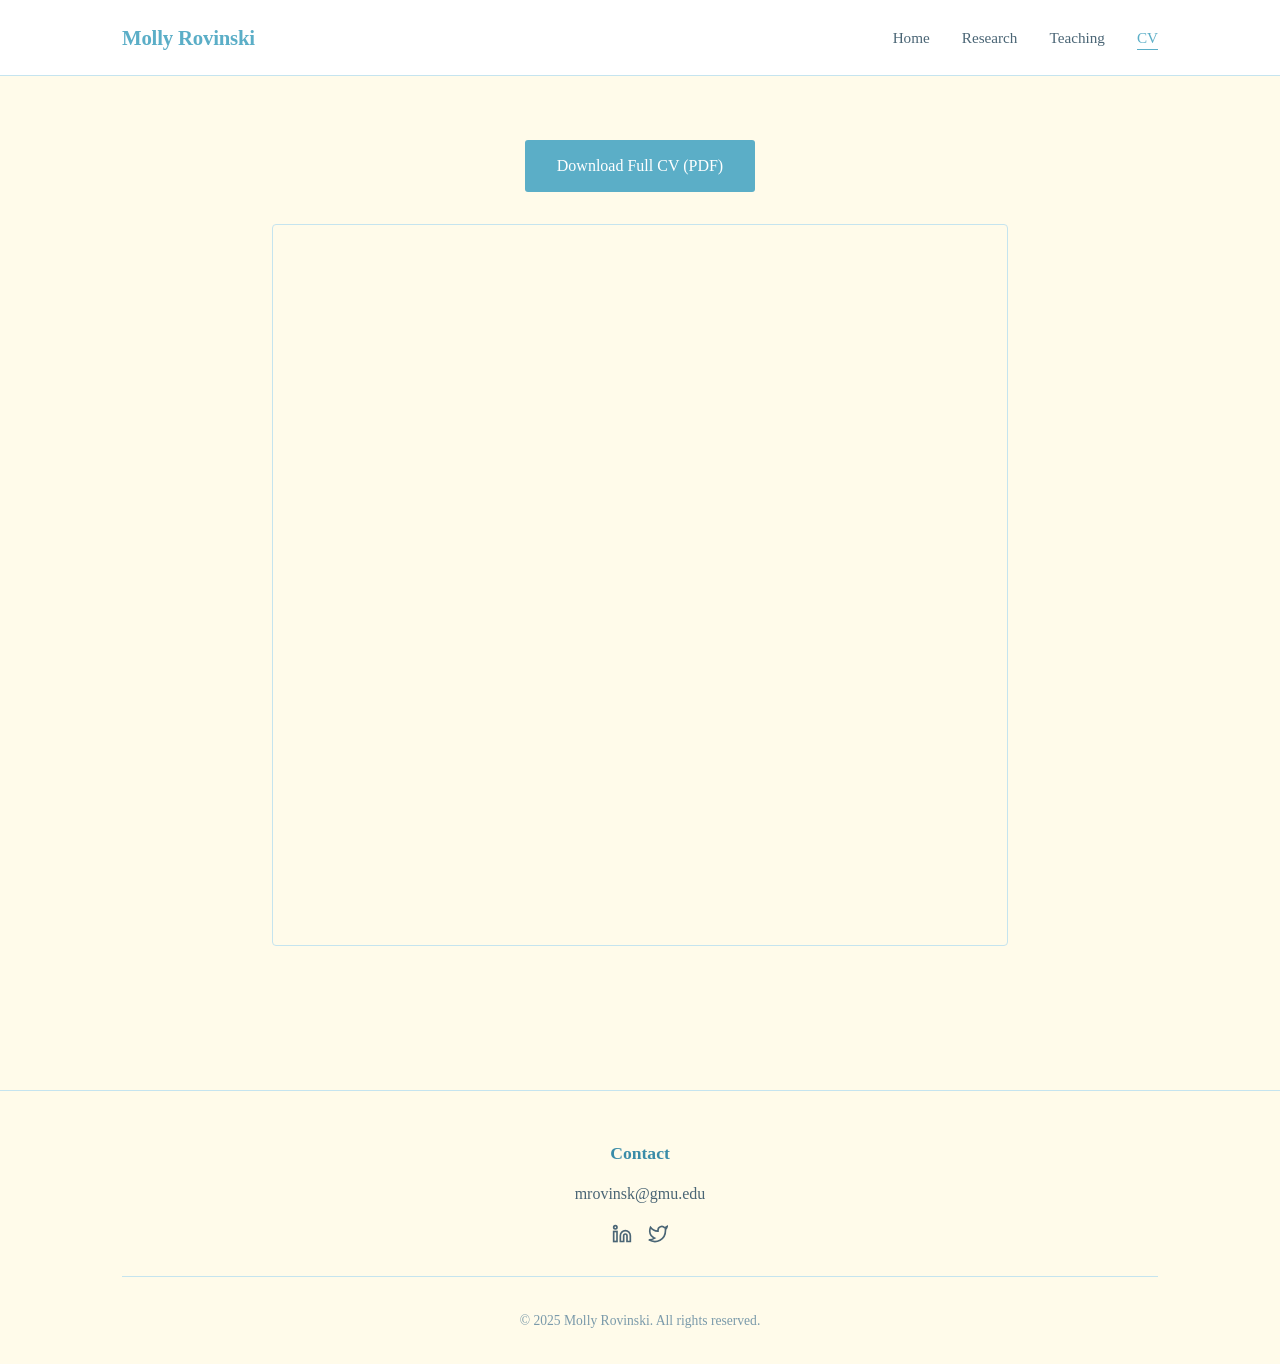
<file: cv.html>
<!DOCTYPE html>
<html lang="en">
<head>
    <meta charset="UTF-8">
    <meta name="viewport" content="width=device-width, initial-scale=1.0">
    <title>CV - Molly Rovinski</title>
    <link rel="stylesheet" href="styles.css">
    <link rel="stylesheet" href="cv.css">
    <link rel="preconnect" href="https://fonts.googleapis.com">
    <link rel="preconnect" href="https://fonts.gstatic.com" crossorigin>
    <link href="https://fonts.googleapis.com/css2?family=Noto+Sans:wght@400;500;600;700&family=STIX+Two+Text:wght@400;500;600;700&display=swap" rel="stylesheet">
</head>
<body class="font-palatino">
    <nav class="nav-container">
        <div class="nav-content">
            <a href="index.html" class="logo">Molly Rovinski</a>
            <ul class="nav-links">
                <li><a href="index.html">Home</a></li>
                <li><a href="research.html">Research</a></li>
                <li><a href="teaching.html">Teaching</a></li>
                <li><a href="cv.html" class="active">CV</a></li>
            </ul>
        </div>
    </nav>

    <main class="main-container cv-container">
        <div class="cv-content">
            <div class="cv-download-section">
                <a href="MRovinski_CV.pdf" class="cv-download-btn" target="_blank">
                    Download Full CV (PDF)
                </a>
            </div>
            <div class="cv-embed-wrapper">
                <iframe src="MRovinski_CV.pdf" class="cv-embed" title="Curriculum Vitae">
                    <p>Your browser does not support embedded PDFs.
                    <a href="MRovinski_CV.pdf" target="_blank">Download the CV here.</a></p>
                </iframe>
            </div>
        </div>
    </main>

    <footer class="footer">
        <div class="footer-content">
            <div class="footer-contact">
                <h3>Contact</h3>
                <p class="footer-email"><a href="mailto:mrovinsk@gmu.edu">mrovinsk@gmu.edu</a></p>
                <div class="footer-social">
                    <a href="https://www.linkedin.com/in/molly-rovinski-46559b196/" target="_blank" aria-label="LinkedIn">
                        <svg width="20" height="20" viewBox="0 0 24 24" fill="none" stroke="currentColor" stroke-width="2">
                            <path d="M16 8a6 6 0 0 1 6 6v7h-4v-7a2 2 0 0 0-2-2 2 2 0 0 0-2 2v7h-4v-7a6 6 0 0 1 6-6z"></path>
                            <rect x="2" y="9" width="4" height="12"></rect>
                            <circle cx="4" cy="4" r="2"></circle>
                        </svg>
                    </a>
                    <a href="https://x.com/molly_rovinski" target="_blank" aria-label="Twitter/X">
                        <svg width="20" height="20" viewBox="0 0 24 24" fill="none" stroke="currentColor" stroke-width="2">
                            <path d="M23 3a10.9 10.9 0 0 1-3.14 1.53 4.48 4.48 0 0 0-7.86 3v1A10.66 10.66 0 0 1 3 4s-4 9 5 13a11.64 11.64 0 0 1-7 2c9 5 20 0 20-11.5a4.5 4.5 0 0 0-.08-.83A7.72 7.72 0 0 0 23 3z"></path>
                        </svg>
                    </a>
                </div>
            </div>
            <p class="footer-copyright">&copy; 2025 Molly Rovinski. All rights reserved.</p>
        </div>
    </footer>
</body>
</html>
</file>
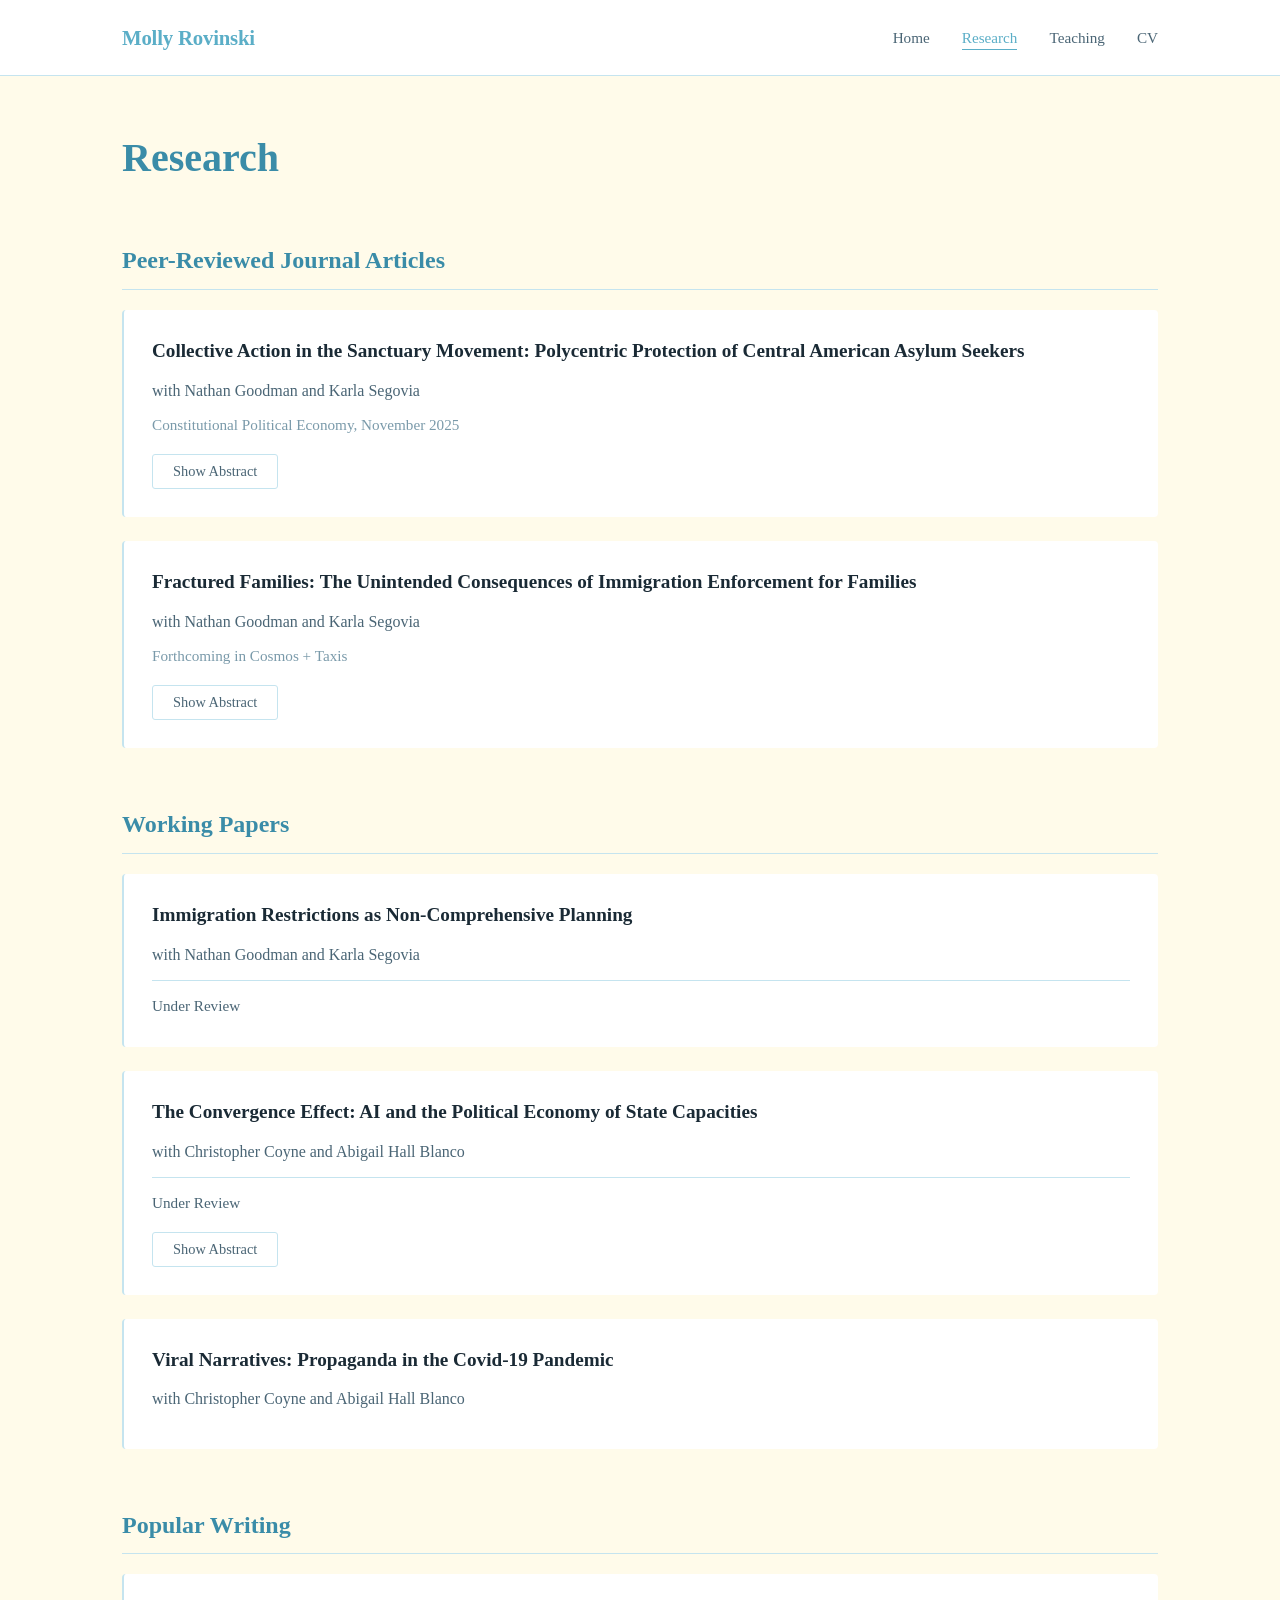
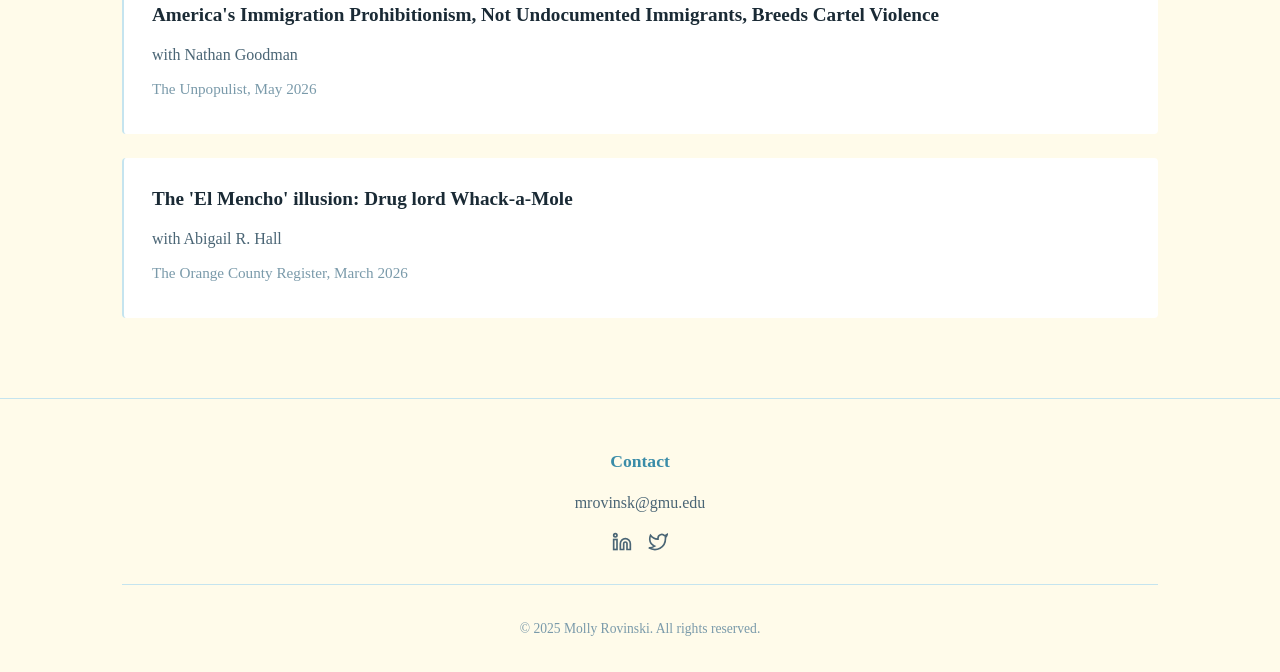
<file: research.html>
<!DOCTYPE html>
<html lang="en">
<head>
    <meta charset="UTF-8">
    <meta name="viewport" content="width=device-width, initial-scale=1.0">
    <title>Research - Molly Rovinski</title>
    <link rel="stylesheet" href="styles.css">
    <link rel="stylesheet" href="research.css">
    <link rel="preconnect" href="https://fonts.googleapis.com">
    <link rel="preconnect" href="https://fonts.gstatic.com" crossorigin>
    <link href="https://fonts.googleapis.com/css2?family=Noto+Sans:wght@400;500;600;700&family=STIX+Two+Text:wght@400;500;600;700&display=swap" rel="stylesheet">
</head>
<body class="font-palatino">
    <nav class="nav-container">
        <div class="nav-content">
            <a href="index.html" class="logo">Molly Rovinski</a>
            <ul class="nav-links">
                <li><a href="index.html">Home</a></li>
                <li><a href="research.html" class="active">Research</a></li>
                <li><a href="teaching.html">Teaching</a></li>
                <li><a href="cv.html">CV</a></li>
            </ul>
        </div>
    </nav>

    <main class="main-container">
        <header class="page-header">
            <h1>Research</h1>
        </header>

        <div id="research-content">
            <!-- Papers loaded dynamically from research-data.json -->
        </div>
    </main>

    <footer class="footer">
        <div class="footer-content">
            <div class="footer-contact">
                <h3>Contact</h3>
                <p class="footer-email"><a href="mailto:mrovinsk@gmu.edu">mrovinsk@gmu.edu</a></p>
                <div class="footer-social">
                    <a href="https://www.linkedin.com/in/molly-rovinski-46559b196/" target="_blank" aria-label="LinkedIn">
                        <svg width="20" height="20" viewBox="0 0 24 24" fill="none" stroke="currentColor" stroke-width="2">
                            <path d="M16 8a6 6 0 0 1 6 6v7h-4v-7a2 2 0 0 0-2-2 2 2 0 0 0-2 2v7h-4v-7a6 6 0 0 1 6-6z"></path>
                            <rect x="2" y="9" width="4" height="12"></rect>
                            <circle cx="4" cy="4" r="2"></circle>
                        </svg>
                    </a>
                    <a href="https://x.com/molly_rovinski" target="_blank" aria-label="Twitter/X">
                        <svg width="20" height="20" viewBox="0 0 24 24" fill="none" stroke="currentColor" stroke-width="2">
                            <path d="M23 3a10.9 10.9 0 0 1-3.14 1.53 4.48 4.48 0 0 0-7.86 3v1A10.66 10.66 0 0 1 3 4s-4 9 5 13a11.64 11.64 0 0 1-7 2c9 5 20 0 20-11.5a4.5 4.5 0 0 0-.08-.83A7.72 7.72 0 0 0 23 3z"></path>
                        </svg>
                    </a>
                </div>
            </div>
            <p class="footer-copyright">&copy; 2025 Molly Rovinski. All rights reserved.</p>
        </div>
    </footer>

    <script>
    function formatDate(dateStr) {
        if (!dateStr) return '';
        if (/^\d{4}-\d{2}$/.test(dateStr)) {
            const [year, month] = dateStr.split('-');
            return new Date(parseInt(year), parseInt(month) - 1, 1)
                .toLocaleDateString('en-US', { month: 'long', year: 'numeric' });
        }
        return dateStr;
    }

    // Load research data from JSON file
    fetch('research-data.json')
        .then(response => response.json())
        .then(data => {
            const container = document.getElementById('research-content');
            let html = '';

            // Peer-Reviewed Journal Articles
            if (data.journalArticles && data.journalArticles.length > 0) {
                html += '<section class="research-section"><h2 class="section-title">Peer-Reviewed Journal Articles</h2>';
                data.journalArticles.forEach((paper, index) => {
                    html += `
                        <div class="publication-card">
                            <h3 class="pub-title">
                                ${paper.url ? `<a href="${paper.url}" target="_blank">${paper.title}</a>` : paper.title}
                            </h3>
                            ${paper.authors ? `<p class="pub-authors">${paper.authors}</p>` : ''}
                            ${(paper.venue || paper.date) ? `<p class="pub-venue">${[paper.venue, formatDate(paper.date)].filter(Boolean).join(', ')}</p>` : ''}
                            ${paper.abstract ? `
                                <div class="pub-actions">
                                    <button class="abstract-toggle" onclick="toggleAbstract('journal-abstract-${index}')">Show Abstract</button>
                                </div>
                                <div id="journal-abstract-${index}" class="abstract-content" style="display: none;">
                                    <p>${paper.abstract}</p>
                                </div>
                            ` : ''}
                        </div>
                    `;
                });
                html += '</section>';
            }

            // Working Papers
            if (data.workingPapers && data.workingPapers.length > 0) {
                html += '<section class="research-section"><h2 class="section-title">Working Papers</h2>';
                data.workingPapers.forEach((paper, index) => {
                    html += `
                        <div class="publication-card">
                            <h3 class="pub-title">
                                ${paper.url ? `<a href="${paper.url}" target="_blank">${paper.title}</a>` : paper.title}
                            </h3>
                            ${paper.authors ? `<p class="pub-authors">${paper.authors}</p>` : ''}
                            ${paper.note ? `
                                <p class="pub-note">
                                    ${typeof paper.note === 'string' ? paper.note :
                                        (paper.note.link ?
                                            paper.note.text.replace(paper.note.link.text, `<a href="${paper.note.link.url}" target="_blank">${paper.note.link.text}</a>`)
                                            : paper.note.text)}
                                </p>
                            ` : ''}
                            ${paper.abstract ? `
                                <div class="pub-actions">
                                    <button class="abstract-toggle" onclick="toggleAbstract('working-abstract-${index}')">Show Abstract</button>
                                </div>
                                <div id="working-abstract-${index}" class="abstract-content" style="display: none;">
                                    <p>${paper.abstract}</p>
                                </div>
                            ` : ''}
                        </div>
                    `;
                });
                html += '</section>';
            }

            // Works in Progress
            if (data.worksInProgress && data.worksInProgress.length > 0) {
                html += '<section class="research-section"><h2 class="section-title">Works in Progress</h2><div class="wip-list">';
                data.worksInProgress.forEach(work => {
                    html += `
                        <div class="wip-item">
                            <h3>${work.title}</h3>
                            ${work.authors ? `<p class="pub-authors">${work.authors}</p>` : ''}
                            ${work.note ? `<p class="pub-note">${work.note}</p>` : ''}
                        </div>
                    `;
                });
                html += '</div></section>';
            }

            // Popular Writing
            if (data.popularArticles && data.popularArticles.length > 0) {
                html += '<section class="research-section"><h2 class="section-title">Popular Writing</h2>';
                data.popularArticles.forEach((article, index) => {
                    html += `
                        <div class="publication-card">
                            <h3 class="pub-title">
                                ${article.url ? `<a href="${article.url}" target="_blank">${article.title}</a>` : article.title}
                            </h3>
                            ${article.authors ? `<p class="pub-authors">${article.authors}</p>` : ''}
                            ${(article.venue || article.date) ? `<p class="pub-venue">${[article.venue, formatDate(article.date)].filter(Boolean).join(', ')}</p>` : ''}
                        </div>
                    `;
                });
                html += '</section>';
            }

            container.innerHTML = html;
        })
        .catch(error => {
            console.error('Error loading research data:', error);
            document.getElementById('research-content').innerHTML = '<p>Error loading research data. Please try again later.</p>';
        });

    function toggleAbstract(id) {
        const abstract = document.getElementById(id);
        const button = event.target;
        if (abstract.style.display === 'none') {
            abstract.style.display = 'block';
            button.textContent = 'Hide Abstract';
        } else {
            abstract.style.display = 'none';
            button.textContent = 'Show Abstract';
        }
    }
    </script>
</body>
</html>
</file>
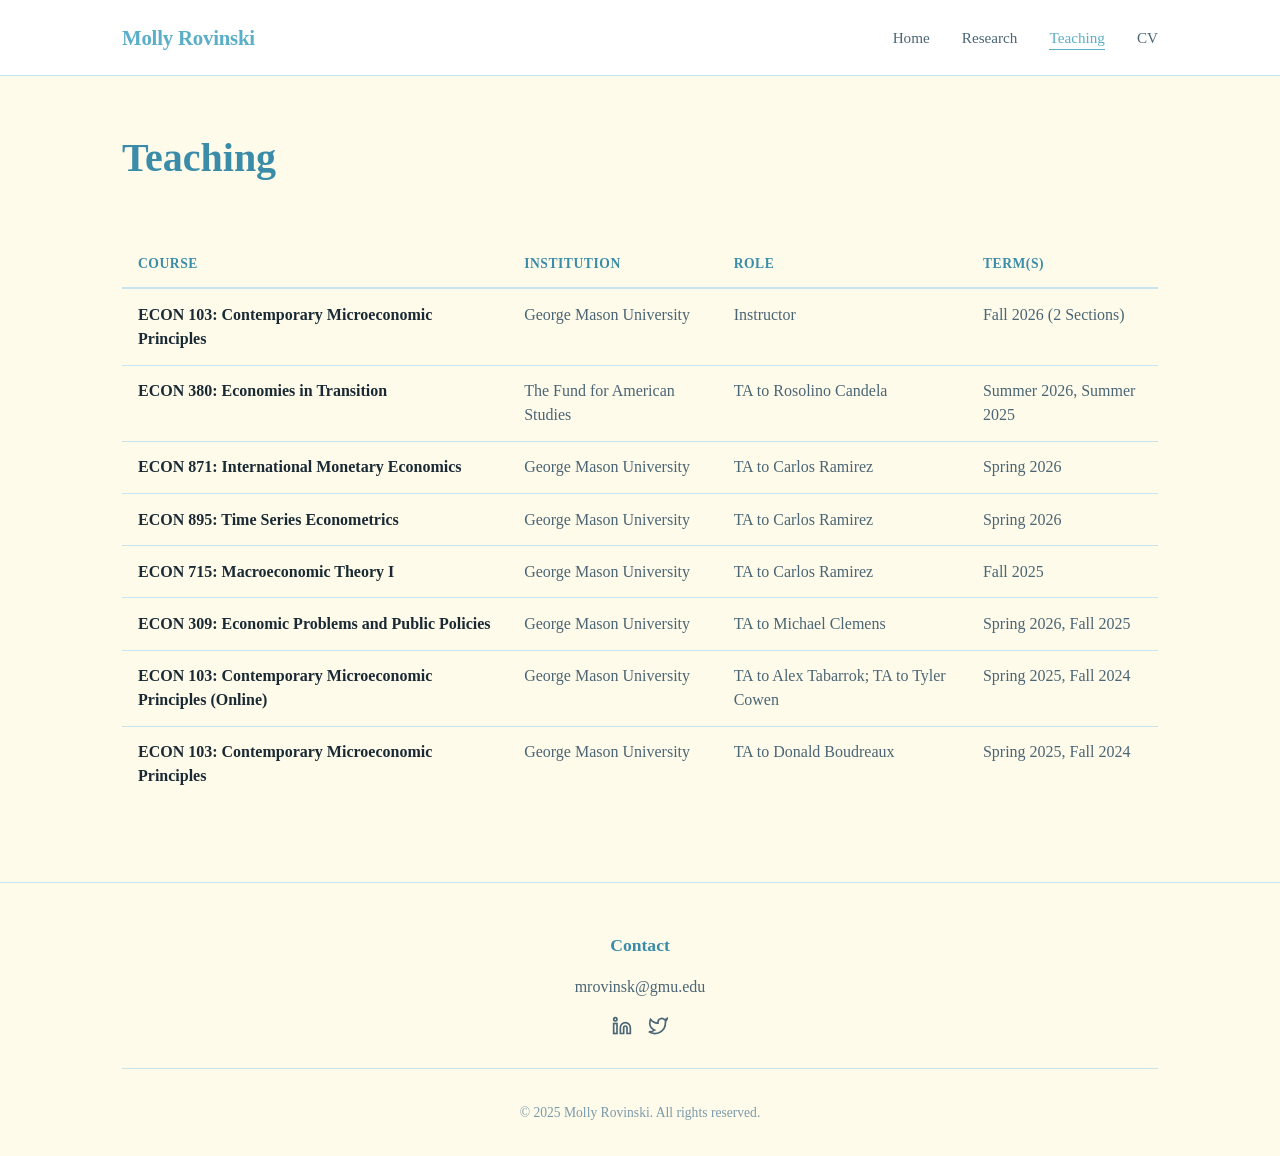
<file: teaching.html>
<!DOCTYPE html>
<html lang="en">
<head>
    <meta charset="UTF-8">
    <meta name="viewport" content="width=device-width, initial-scale=1.0">
    <title>Teaching - Molly Rovinski</title>
    <link rel="stylesheet" href="styles.css">
    <link rel="stylesheet" href="research.css">
    <link rel="preconnect" href="https://fonts.googleapis.com">
    <link rel="preconnect" href="https://fonts.gstatic.com" crossorigin>
    <link href="https://fonts.googleapis.com/css2?family=Noto+Sans:wght@400;500;600;700&family=STIX+Two+Text:wght@400;500;600;700&display=swap" rel="stylesheet">
</head>
<body class="font-palatino">
    <nav class="nav-container">
        <div class="nav-content">
            <a href="index.html" class="logo">Molly Rovinski</a>
            <ul class="nav-links">
                <li><a href="index.html">Home</a></li>
                <li><a href="research.html">Research</a></li>
                <li><a href="teaching.html" class="active">Teaching</a></li>
                <li><a href="cv.html">CV</a></li>
            </ul>
        </div>
    </nav>

    <main class="main-container">
        <header class="page-header">
            <h1>Teaching</h1>
        </header>

        <div id="teaching-content">
            <p style="color: var(--text-light);">Loading&hellip;</p>
        </div>
    </main>

    <footer class="footer">
        <div class="footer-content">
            <div class="footer-contact">
                <h3>Contact</h3>
                <p class="footer-email"><a href="mailto:mrovinsk@gmu.edu">mrovinsk@gmu.edu</a></p>
                <div class="footer-social">
                    <a href="https://www.linkedin.com/in/molly-rovinski-46559b196/" target="_blank" aria-label="LinkedIn">
                        <svg width="20" height="20" viewBox="0 0 24 24" fill="none" stroke="currentColor" stroke-width="2">
                            <path d="M16 8a6 6 0 0 1 6 6v7h-4v-7a2 2 0 0 0-2-2 2 2 0 0 0-2 2v7h-4v-7a6 6 0 0 1 6-6z"></path>
                            <rect x="2" y="9" width="4" height="12"></rect>
                            <circle cx="4" cy="4" r="2"></circle>
                        </svg>
                    </a>
                    <a href="https://x.com/molly_rovinski" target="_blank" aria-label="Twitter/X">
                        <svg width="20" height="20" viewBox="0 0 24 24" fill="none" stroke="currentColor" stroke-width="2">
                            <path d="M23 3a10.9 10.9 0 0 1-3.14 1.53 4.48 4.48 0 0 0-7.86 3v1A10.66 10.66 0 0 1 3 4s-4 9 5 13a11.64 11.64 0 0 1-7 2c9 5 20 0 20-11.5a4.5 4.5 0 0 0-.08-.83A7.72 7.72 0 0 0 23 3z"></path>
                        </svg>
                    </a>
                </div>
            </div>
            <p class="footer-copyright">&copy; 2025 Molly Rovinski. All rights reserved.</p>
        </div>
    </footer>

    <script>
    fetch('research-data.json')
        .then(r => r.json())
        .then(data => {
            const container = document.getElementById('teaching-content');
            const teaching = data.teaching || [];

            if (teaching.length === 0) {
                container.innerHTML = '<p style="color: var(--text-light);">No teaching entries yet.</p>';
                return;
            }

            let html = '<section class="research-section"><div class="teaching-table-wrapper"><table class="teaching-table"><thead><tr><th>Course</th><th>Institution</th><th>Role</th><th>Term(s)</th></tr></thead><tbody>';

            teaching.forEach(entry => {
                html += `
                    <tr>
                        <td class="course-title">${entry.course || ''}</td>
                        <td>${entry.institution || ''}</td>
                        <td>${entry.role || ''}</td>
                        <td>${entry.dates || ''}</td>
                    </tr>
                `;
            });

            html += '</tbody></table></div></section>';
            container.innerHTML = html;
        })
        .catch(() => {
            document.getElementById('teaching-content').innerHTML = '<p style="color: var(--text-medium);">Error loading teaching data.</p>';
        });
    </script>
</body>
</html>
</file>
<file: styles.css>
:root {
    --primary-color: #5BAEC7;
    --primary-dark: #3A8CA8;
    --accent-color: #A4D4E4;
    --text-dark: #1a2a35;
    --text-medium: #4a6575;
    --text-light: #7a9aaa;
    --bg-cream: #FFFBEA;
    --bg-white: #FFFFFF;
    --border-color: #C5E4EF;
    --shadow-subtle: rgba(91, 174, 199, 0.08);
    --shadow-medium: rgba(91, 174, 199, 0.15);
}

/* Font families */
.font-palatino {
    font-family: 'Palatino Linotype', 'Book Antiqua', Palatino, serif;
}

.font-computer-modern {
    font-family: 'STIX Two Text', 'Computer Modern Serif', 'Latin Modern Roman', 'Times New Roman', serif;
}

.font-noto-sans {
    font-family: 'Noto Sans', 'Helvetica Neue', Arial, sans-serif;
}

/* Controls bar */
.controls-bar {
    background: var(--bg-white);
    border-bottom: 1px solid var(--border-color);
    padding: 0.5rem 2rem;
    display: flex;
    justify-content: flex-end;
    align-items: center;
    gap: 1.5rem;
    flex-wrap: wrap;
}

.control-group {
    display: flex;
    align-items: center;
    gap: 0.5rem;
}

.control-group label {
    font-size: 0.85rem;
    color: var(--text-medium);
}

.font-select {
    padding: 0.35rem 0.75rem;
    border: 1px solid var(--border-color);
    border-radius: 4px;
    background: var(--bg-cream);
    color: var(--text-dark);
    font-size: 0.85rem;
    cursor: pointer;
}

.font-select:focus {
    outline: none;
    border-color: var(--primary-color);
}

.theme-toggle {
    display: flex;
    align-items: center;
    gap: 0.5rem;
    padding: 0.35rem 0.75rem;
    border: 1px solid var(--border-color);
    border-radius: 4px;
    background: var(--bg-cream);
    color: var(--text-dark);
    font-size: 0.85rem;
    cursor: pointer;
    transition: all 0.3s ease;
}

.theme-toggle:hover {
    border-color: var(--primary-color);
}

.theme-toggle svg {
    width: 16px;
    height: 16px;
}

* {
    margin: 0;
    padding: 0;
    box-sizing: border-box;
}

body {
    font-family: 'Palatino Linotype', 'Book Antiqua', Palatino, serif;
    font-size: 1.125rem;
    color: var(--text-dark);
    background: var(--bg-cream);
    line-height: 1.7;
    overflow-x: hidden;
    transition: background-color 0.3s ease, color 0.3s ease;
}

/* Navigation */
.nav-container {
    background: var(--bg-white);
    border-bottom: 1px solid var(--border-color);
    position: sticky;
    top: 0;
    z-index: 100;
    backdrop-filter: blur(10px);
    transition: background-color 0.3s ease, border-color 0.3s ease;
}

[data-theme="light"] .nav-container {
    background: rgba(255, 255, 255, 0.98);
}

[data-theme="dark"] .nav-container {
    background: rgba(22, 32, 40, 0.98);
}

.nav-content {
    max-width: 1100px;
    margin: 0 auto;
    padding: 1.25rem 2rem;
    display: flex;
    justify-content: space-between;
    align-items: center;
}

.logo {
    font-size: 1.3rem;
    font-weight: 600;
    color: var(--primary-color);
    text-decoration: none;
    letter-spacing: -0.01em;
    transition: color 0.3s ease;
}

.logo:hover {
    color: var(--primary-dark);
}

.nav-links {
    display: flex;
    gap: 2rem;
    list-style: none;
}

.nav-links a {
    color: var(--text-medium);
    text-decoration: none;
    font-size: 0.95rem;
    position: relative;
    transition: color 0.3s ease;
}

.nav-links a::after {
    content: '';
    position: absolute;
    bottom: -4px;
    left: 0;
    width: 0;
    height: 1px;
    background: var(--primary-color);
    transition: width 0.3s ease;
}

.nav-links a:hover,
.nav-links a.active {
    color: var(--primary-color);
}

.nav-links a:hover::after,
.nav-links a.active::after {
    width: 100%;
}

/* Main Container */
.main-container {
    max-width: 1100px;
    margin: 0 auto;
    padding: 0 2rem;
}

/* Hero Section */
.hero-section {
    padding: 4rem 0 5rem;
    animation: fadeInUp 0.8s ease-out;
}

.hero-content {
    display: flex;
    flex-direction: column;
    align-items: center;
    text-align: center;
}

.hero-title {
    font-size: 2.5rem;
    font-weight: 600;
    line-height: 1.2;
    color: var(--primary-dark);
    margin-bottom: 0.5rem;
    letter-spacing: -0.02em;
}

.hero-subtitle {
    font-size: 1rem;
    color: var(--text-medium);
    margin-bottom: 1.75rem;
    letter-spacing: 0.01em;
}

.hero-text {
    max-width: 660px;
    text-align: left;
}

.hero-description {
    font-size: 1.05rem;
    color: var(--text-medium);
    margin-bottom: 1.5rem;
    line-height: 1.7;
}

.philosophy-text {
    font-style: italic;
    color: var(--text-light);
    margin-top: 2rem;
    padding-top: 2rem;
    border-top: 1px solid var(--border-color);
}

.philosophy-line {
    display: block;
}

.hero-links {
    margin-top: 2rem;
    display: flex;
    gap: 1.5rem;
    flex-wrap: wrap;
}

.hero-links a {
    color: var(--text-dark);
    text-decoration: none;
    padding-bottom: 0.25rem;
    border-bottom: 1px solid var(--border-color);
    transition: border-color 0.3s ease;
    font-size: 0.95rem;
}

.hero-links a:hover {
    border-bottom-color: var(--primary-color);
}

/* Hero Image */
.hero-image {
    max-width: 260px;
    width: 100%;
    margin-bottom: 2rem;
}

.image-frame {
    position: relative;
    border-radius: 4px;
    overflow: hidden;
    box-shadow: 0 4px 20px var(--shadow-subtle);
    animation: fadeIn 1s ease-out 0.3s backwards;
}

.image-frame img {
    width: 100%;
    height: auto;
    display: block;
}

.image-placeholder {
    width: 100%;
    aspect-ratio: 3 / 4;
    background: var(--border-color);
    display: flex;
    align-items: center;
    justify-content: center;
    color: var(--text-light);
    font-size: 0.9rem;
    border-radius: 4px;
    font-style: italic;
}

/* Footer */
.footer {
    background: var(--bg-cream);
    border-top: 1px solid var(--border-color);
    margin-top: 5rem;
}

.footer-content {
    max-width: 1100px;
    margin: 0 auto;
    padding: 3rem 2rem 2rem;
    display: flex;
    flex-direction: column;
    gap: 2rem;
}

.footer-contact {
    text-align: center;
}

.footer-contact h3 {
    font-size: 1.1rem;
    color: var(--primary-dark);
    margin-bottom: 0.75rem;
    font-weight: 600;
}

.footer-email {
    color: var(--text-medium);
    font-size: 1rem;
    margin-bottom: 1rem;
}

.footer-social {
    display: flex;
    gap: 1rem;
    justify-content: center;
}

.footer-social a {
    color: var(--text-medium);
    transition: color 0.3s ease;
    display: flex;
    align-items: center;
}

.footer-social a:hover {
    color: var(--primary-dark);
}

.footer-copyright {
    color: var(--text-light);
    font-size: 0.85rem;
    text-align: center;
    padding-top: 2rem;
    border-top: 1px solid var(--border-color);
}

/* Animations */
@keyframes fadeInUp {
    from {
        opacity: 0;
        transform: translateY(20px);
    }
    to {
        opacity: 1;
        transform: translateY(0);
    }
}

@keyframes fadeIn {
    from {
        opacity: 0;
    }
    to {
        opacity: 1;
    }
}

/* Responsive Design */
@media (max-width: 968px) {
    .nav-content {
        flex-direction: column;
        gap: 1rem;
    }

    .hero-title {
        font-size: 2rem;
    }

    .controls-bar {
        padding: 0.5rem 1rem;
        gap: 1rem;
        justify-content: center;
    }
}

@media (max-width: 640px) {
    .nav-links {
        gap: 1.25rem;
        flex-wrap: wrap;
        justify-content: center;
    }

    .hero-title {
        font-size: 1.75rem;
    }

    .hero-links {
        flex-direction: column;
        gap: 1rem;
    }

    .hero-image {
        max-width: 280px;
    }

    .controls-bar {
        flex-direction: column;
        gap: 0.75rem;
    }

    .control-group {
        width: 100%;
        justify-content: center;
    }

    .recent-work-grid {
        grid-template-columns: 1fr;
    }
}

/* Contact button */
.hero-actions {
    margin-top: 2rem;
    text-align: center;
}

.contact-btn {
    display: inline-block;
    padding: 0.7rem 1.6rem;
    background: var(--primary-color);
    color: #fff;
    text-decoration: none;
    border-radius: 4px;
    font-size: 0.95rem;
    transition: background-color 0.3s ease;
}

.contact-btn:hover {
    background: var(--primary-dark);
}

/* Footer email link */
.footer-email a {
    color: inherit;
    text-decoration: none;
}

.footer-email a:hover {
    color: var(--primary-color);
}

/* Home page section headings */
.home-section-heading {
    font-size: 1.4rem;
    font-weight: 600;
    color: var(--primary-dark);
    margin-bottom: 1.25rem;
}

/* Conference toggle button on home page */
.conf-more-btn {
    background: none;
    border: 1px solid var(--border-color);
    border-radius: 4px;
    color: var(--primary-color);
    font-size: 0.8rem;
    cursor: pointer;
    padding: 0.25rem 0.65rem;
    margin-top: 0.4rem;
    transition: background-color 0.2s ease, color 0.2s ease, border-color 0.2s ease;
    font-family: inherit;
}

.conf-more-btn:hover {
    background: var(--primary-color);
    color: #fff;
    border-color: var(--primary-color);
}

.conf-details-panel {
    margin-top: 0.75rem;
    padding: 0.75rem 1rem;
    background: var(--bg-white);
    border-radius: 4px;
    border: 1px solid var(--border-color);
}

/* Recent work section */
.recent-work-section {
    padding: 3rem 0 2rem;
    border-top: 1px solid var(--border-color);
}

.recent-work-grid {
    display: grid;
    grid-template-columns: 1fr 1fr;
    gap: 1.5rem;
}

.recent-work-card {
    background: var(--bg-white);
    border: 1px solid var(--border-color);
    border-left: 3px solid var(--primary-color);
    border-radius: 4px;
    padding: 1.25rem 1.5rem;
    transition: border-left-color 0.3s ease, box-shadow 0.3s ease;
}

.recent-work-card:hover {
    border-left-color: var(--primary-dark);
    box-shadow: 0 2px 10px var(--shadow-medium);
}

.recent-work-card .card-type {
    font-size: 0.75rem;
    text-transform: uppercase;
    letter-spacing: 0.06em;
    color: var(--primary-color);
    margin-bottom: 0.5rem;
    font-family: 'Noto Sans', sans-serif;
}

.recent-work-card h3 {
    font-size: 0.95rem;
    color: var(--text-dark);
    margin-bottom: 0.4rem;
    line-height: 1.45;
}

.recent-work-card h3 a {
    color: inherit;
    text-decoration: none;
}

.recent-work-card h3 a:hover {
    color: var(--primary-color);
}

.recent-work-card .card-meta {
    font-size: 0.85rem;
    color: var(--text-light);
}

/* Upcoming conferences section */
.upcoming-conf-section {
    padding: 2rem 0 3rem;
    border-top: 1px solid var(--border-color);
}

.upcoming-conf-list {
    display: flex;
    flex-direction: column;
}

.upcoming-conf-item {
    display: flex;
    gap: 2rem;
    align-items: baseline;
    padding: 0.85rem 0;
    border-bottom: 1px solid var(--border-color);
}

.upcoming-conf-item:last-child {
    border-bottom: none;
}

.upcoming-conf-date {
    font-size: 0.85rem;
    color: var(--text-light);
    min-width: 160px;
    flex-shrink: 0;
}

.upcoming-conf-details {
    flex: 1;
}

.upcoming-conf-name {
    font-weight: 600;
    color: var(--text-dark);
    font-size: 1rem;
}

.upcoming-conf-location {
    font-size: 0.9rem;
    color: var(--text-medium);
    margin-top: 0.15rem;
}

@media (max-width: 640px) {
    .upcoming-conf-item {
        flex-direction: column;
        gap: 0.25rem;
    }

    .upcoming-conf-date {
        min-width: unset;
    }
}

/* CV embed */
.cv-embed-wrapper {
    margin-top: 1.5rem;
    border: 1px solid var(--border-color);
    border-radius: 4px;
    overflow: hidden;
}

.cv-embed {
    width: 100%;
    height: 80vh;
    min-height: 600px;
    border: none;
    display: block;
}

/* Teaching table */
.teaching-table-wrapper {
    overflow-x: auto;
}

.teaching-table {
    width: 100%;
    border-collapse: collapse;
    font-size: 1rem;
}

.teaching-table th {
    text-align: left;
    padding: 0.75rem 1rem;
    border-bottom: 2px solid var(--border-color);
    color: var(--primary-dark);
    font-weight: 600;
    font-size: 0.85rem;
    text-transform: uppercase;
    letter-spacing: 0.04em;
}

.teaching-table td {
    padding: 0.85rem 1rem;
    border-bottom: 1px solid var(--border-color);
    color: var(--text-medium);
    vertical-align: top;
    line-height: 1.5;
}

.teaching-table td.course-title {
    font-weight: 600;
    color: var(--text-dark);
}

.teaching-table tr:last-child td {
    border-bottom: none;
}

.teaching-table tr:hover td {
    background: rgba(91, 174, 199, 0.04);
}
</file>
<file: research.css>
/* Research Page Specific Styles */

.page-header {
    padding: 3rem 0 2.5rem;
    animation: fadeInUp 0.6s ease-out;
}

.page-header h1 {
    font-size: 2.5rem;
    color: var(--primary-dark);
    margin-bottom: 0.5rem;
    font-weight: 600;
}

.page-subtitle {
    font-size: 1rem;
    color: var(--text-medium);
    max-width: 600px;
}

.research-section {
    margin-bottom: 3.5rem;
    animation: fadeInUp 0.6s ease-out backwards;
}

.research-section:nth-child(2) { animation-delay: 0.1s; }
.research-section:nth-child(3) { animation-delay: 0.2s; }
.research-section:nth-child(4) { animation-delay: 0.3s; }
.research-section:nth-child(5) { animation-delay: 0.4s; }
.research-section:nth-child(6) { animation-delay: 0.5s; }

.section-title {
    font-size: 1.5rem;
    color: var(--primary-dark);
    margin-bottom: 1.25rem;
    padding-bottom: 0.5rem;
    border-bottom: 1px solid var(--border-color);
    font-weight: 600;
}

/* Publication Cards */
.publication-card {
    background: var(--bg-white);
    padding: 1.75rem;
    border-radius: 4px;
    border-left: 2px solid var(--border-color);
    margin-bottom: 1.5rem;
    transition: all 0.3s ease;
}

.publication-card:hover {
    border-left-color: var(--primary-color);
    box-shadow: 0 2px 8px var(--shadow-subtle);
}

.pub-title {
    font-size: 1.2rem;
    color: var(--text-dark);
    margin-bottom: 0.75rem;
    font-weight: 600;
    line-height: 1.4;
}

.pub-title a {
    color: var(--text-dark);
    text-decoration: none;
    transition: color 0.3s ease;
}

.pub-title a:hover {
    color: var(--primary-color);
}

.pub-title em {
    font-style: italic;
}

.pub-authors {
    color: var(--text-medium);
    font-size: 1rem;
    margin-bottom: 0.5rem;
}

.pub-venue {
    color: var(--text-light);
    font-size: 0.95rem;
    margin-bottom: 0.25rem;
}

.pub-venue a {
    color: var(--primary-color);
    text-decoration: none;
    transition: color 0.3s ease;
}

.pub-venue a:hover {
    text-decoration: underline;
}

.pub-date {
    color: var(--text-light);
    font-size: 0.9rem;
    font-style: italic;
    margin-top: 0.5rem;
}

.pub-note {
    color: var(--text-medium);
    font-size: 0.95rem;
    margin-top: 0.75rem;
    padding-top: 0.75rem;
    border-top: 1px solid var(--border-color);
}

.pub-note a {
    color: var(--primary-color);
    text-decoration: none;
}

.pub-note a:hover {
    text-decoration: underline;
}

.pub-actions {
    margin-top: 1rem;
    display: flex;
    gap: 1rem;
    align-items: center;
}

.pdf-link {
    display: inline-block;
    padding: 0.5rem 1.25rem;
    background: var(--primary-color);
    color: var(--bg-white);
    text-decoration: none;
    border-radius: 3px;
    font-size: 0.9rem;
    transition: all 0.3s ease;
    border: none;
}

.pdf-link:hover {
    background: var(--primary-dark);
}

.abstract-toggle {
    padding: 0.5rem 1.25rem;
    background: transparent;
    color: var(--text-medium);
    border: 1px solid var(--border-color);
    border-radius: 3px;
    font-size: 0.9rem;
    cursor: pointer;
    transition: all 0.3s ease;
    font-family: 'Palatino Linotype', 'Book Antiqua', Palatino, serif;
}

.abstract-toggle:hover {
    border-color: var(--primary-color);
    color: var(--primary-color);
}

.abstract-content {
    margin-top: 1.25rem;
    padding: 1.25rem;
    background: var(--bg-cream);
    border-radius: 3px;
    border-left: 2px solid var(--accent-color);
}

.abstract-content p {
    color: var(--text-medium);
    font-size: 0.95rem;
    line-height: 1.7;
}

/* Works in Progress */
.wip-list {
    display: flex;
    flex-direction: column;
    gap: 1.25rem;
}

.wip-item {
    background: var(--bg-white);
    padding: 1.5rem;
    border-radius: 4px;
    border-left: 2px solid var(--border-color);
    transition: all 0.3s ease;
}

.wip-item:hover {
    border-left-color: var(--primary-color);
    box-shadow: 0 2px 8px var(--shadow-subtle);
}

.wip-item h3 {
    font-size: 1.1rem;
    color: var(--text-dark);
    margin-bottom: 0.5rem;
    font-weight: 600;
}

/* Popular Articles Grid */
.articles-grid {
    display: grid;
    grid-template-columns: repeat(auto-fill, minmax(300px, 1fr));
    gap: 1.25rem;
}

.article-card {
    background: var(--bg-white);
    padding: 1.5rem;
    border-radius: 4px;
    text-decoration: none;
    border: 1px solid var(--border-color);
    transition: all 0.3s ease;
    display: flex;
    flex-direction: column;
}

.article-card:hover {
    box-shadow: 0 2px 8px var(--shadow-subtle);
    border-color: var(--primary-color);
}

.article-card h3 {
    font-size: 1.05rem;
    color: var(--text-dark);
    margin-bottom: 0.75rem;
    font-weight: 600;
    line-height: 1.4;
    flex-grow: 1;
}

.article-meta {
    color: var(--text-light);
    font-size: 0.85rem;
    margin-top: auto;
    padding-top: 0.75rem;
    border-top: 1px solid var(--border-color);
}

/* Conferences Floating Tab */
.conferences-float-btn {
    position: fixed;
    right: 0;
    top: 50%;
    transform: translateY(-50%);
    z-index: 100;
    background: var(--primary-color);
    color: var(--bg-white);
    border: none;
    padding: 1.25rem 0.65rem;
    writing-mode: vertical-rl;
    font-family: inherit;
    font-size: 0.95rem;
    font-weight: 600;
    letter-spacing: 0.06em;
    border-radius: 6px 0 0 6px;
    box-shadow: -3px 0 10px var(--shadow-medium);
    transition: background 0.2s ease, padding-right 0.2s ease;
}

.conferences-float-btn:hover {
    background: var(--primary-dark);
    padding-right: 0.9rem;
}

@media (max-width: 768px) {
    .conferences-float-btn {
        font-size: 0.85rem;
        padding: 1rem 0.55rem;
    }
}

/* Conferences Side Panel */
.side-panel-overlay {
    position: fixed;
    inset: 0;
    background: rgba(0, 0, 0, 0.35);
    z-index: 200;
    opacity: 0;
    pointer-events: none;
    transition: opacity 0.3s ease;
}

.side-panel-overlay.is-open {
    opacity: 1;
    pointer-events: all;
}

.side-panel {
    position: fixed;
    top: 0;
    right: 0;
    width: 420px;
    max-width: 100vw;
    height: 100%;
    background: var(--bg-cream);
    z-index: 201;
    transform: translateX(100%);
    transition: transform 0.3s ease;
    overflow-y: auto;
    display: flex;
    flex-direction: column;
    box-shadow: -4px 0 24px var(--shadow-medium);
}

.side-panel.is-open {
    transform: translateX(0);
}

.side-panel-header {
    display: flex;
    align-items: center;
    justify-content: space-between;
    padding: 1.5rem;
    border-bottom: 1px solid var(--border-color);
    position: sticky;
    top: 0;
    background: var(--bg-cream);
    z-index: 1;
}

.side-panel-title {
    font-size: 1.3rem;
    font-weight: 600;
    color: var(--primary-dark);
}

.side-panel-close {
    background: none;
    border: none;
    font-size: 1.5rem;
    line-height: 1;
    color: var(--text-light);
    padding: 0.25rem 0.5rem;
    transition: color 0.2s ease;
}

.side-panel-close:hover {
    color: var(--text-dark);
}

.side-panel-body {
    padding: 1.25rem 1.5rem;
    flex: 1;
}

@media (max-width: 480px) {
    .side-panel {
        width: 100vw;
    }
}

/* Panel section headings (Upcoming / Previously at) */
.panel-section-heading {
    font-size: 0.7rem;
    font-weight: 700;
    text-transform: uppercase;
    letter-spacing: 0.1em;
    color: var(--text-light);
    margin: 1.5rem 0 0.75rem;
    padding-bottom: 0.4rem;
    border-bottom: 1px solid var(--border-color);
}

.panel-section-heading:first-child {
    margin-top: 0;
}

.conferences-list {
    display: flex;
    flex-direction: column;
    gap: 0.75rem;
}

/* Presentation details within a conference panel card */
.conf-presentations {
    margin-top: 0.75rem;
    padding-top: 0.75rem;
    border-top: 1px solid var(--border-color);
    display: flex;
    flex-direction: column;
    gap: 0.65rem;
}

.conf-pres-item {
    font-size: 0.875rem;
}

.conf-pres-title {
    color: var(--text-dark);
    font-weight: 500;
    line-height: 1.4;
}

.conf-pres-coauthors {
    color: var(--text-medium);
    font-weight: 400;
}

.conf-pres-session {
    color: var(--text-medium);
    margin-top: 0.2rem;
    font-style: italic;
    font-size: 0.82rem;
}

.conf-pres-time {
    color: var(--text-light);
    font-size: 0.78rem;
    margin-top: 0.1rem;
}

.conference-item {
    background: var(--bg-white);
    padding: 1.1rem 1.5rem;
    border-radius: 4px;
    border-left: 2px solid var(--border-color);
    transition: all 0.3s ease;
    display: flex;
    flex-direction: column;
    gap: 0.3rem;
}

.conference-item:hover {
    border-left-color: var(--primary-color);
    box-shadow: 0 2px 8px var(--shadow-subtle);
}

.conference-main {
    display: flex;
    align-items: baseline;
    gap: 0.75rem;
    flex-wrap: wrap;
}

.conference-name {
    font-size: 1rem;
    color: var(--text-dark);
    font-weight: 600;
}

.conference-role {
    font-size: 0.85rem;
    color: var(--primary-color);
    font-style: italic;
}

.conference-meta {
    display: flex;
    align-items: center;
    gap: 0.5rem;
    font-size: 0.9rem;
    color: var(--text-light);
}

.conference-sep {
    color: var(--border-color);
}

/* Responsive Adjustments */
@media (max-width: 768px) {
    .page-header h1 {
        font-size: 2rem;
    }
    
    .section-title {
        font-size: 1.3rem;
    }
    
    .articles-grid {
        grid-template-columns: 1fr;
    }
    
    .pub-actions {
        flex-direction: column;
        align-items: flex-start;
    }
}
</file>
<file: cv.css>
/* CV Page Specific Styles */

.cv-container {
    max-width: 800px;
}

.cv-content {
    animation: fadeInUp 0.6s ease-out;
    padding: 2rem 0 4rem;
}

.cv-download-section {
    text-align: center;
    margin: 2rem 0;
}

.cv-download-btn {
    display: inline-block;
    padding: 0.75rem 2rem;
    background: var(--primary-color);
    color: var(--bg-white);
    text-decoration: none;
    border-radius: 3px;
    font-size: 1rem;
    transition: all 0.3s ease;
}

.cv-download-btn:hover {
    background: var(--primary-dark);
}

.cv-note {
    margin-top: 1rem;
    color: var(--text-light);
    font-size: 0.9rem;
    font-style: italic;
}

/* Responsive Design */
@media (max-width: 768px) {
    .cv-download-btn {
        font-size: 0.95rem;
        padding: 0.65rem 1.75rem;
    }
}
</file>
